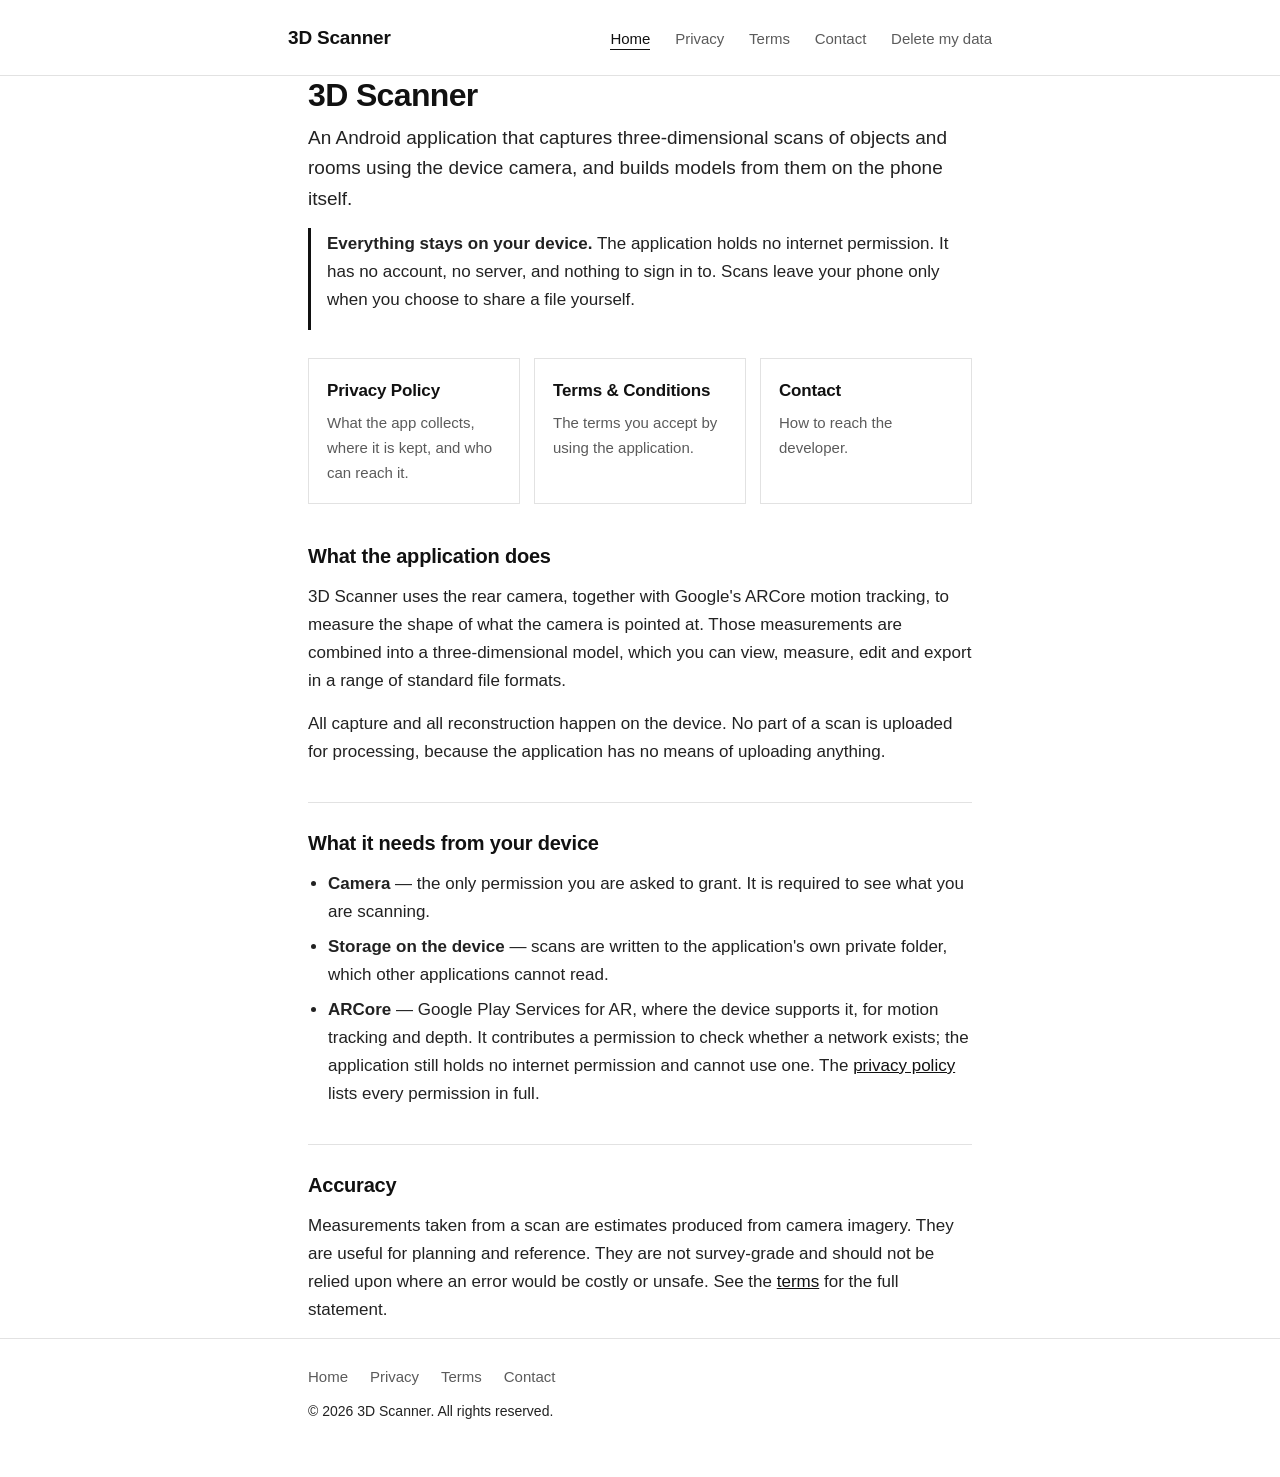
<file: index.html>
<!DOCTYPE html>
<html lang="en">
<head>
<meta charset="utf-8">
<meta name="viewport" content="width=device-width, initial-scale=1">
<title>3D Scanner — Legal</title>
<meta name="description" content="Privacy policy, terms and contact details for the 3D Scanner Android application.">
<link rel="stylesheet" href="style.css">
</head>
<body>

<header>
  <div class="wrap bar">
    <a class="brand" href="index.html">3D Scanner</a>
    <nav>
      <a href="index.html" aria-current="page">Home</a>
      <a href="privacy.html">Privacy</a>
      <a href="terms.html">Terms</a>
      <a href="contact.html">Contact</a>
      <a href="delete-data.html">Delete my data</a>
    </nav>
  </div>
</header>

<main class="wrap">
  <h1>3D Scanner</h1>
  <p class="lede">
    An Android application that captures three-dimensional scans of objects and
    rooms using the device camera, and builds models from them on the phone
    itself.
  </p>

  <div class="note">
    <p>
      <strong>Everything stays on your device.</strong> The application holds no
      internet permission. It has no account, no server, and nothing to sign in
      to. Scans leave your phone only when you choose to share a file yourself.
    </p>
  </div>

  <div class="cards">
    <a class="card" href="privacy.html">
      <h2>Privacy Policy</h2>
      <p>What the app collects, where it is kept, and who can reach it.</p>
    </a>
    <a class="card" href="terms.html">
      <h2>Terms &amp; Conditions</h2>
      <p>The terms you accept by using the application.</p>
    </a>
    <a class="card" href="contact.html">
      <h2>Contact</h2>
      <p>How to reach the developer.</p>
    </a>
  </div>

  <h2>What the application does</h2>
  <p>
    3D Scanner uses the rear camera, together with Google's ARCore motion
    tracking, to measure the shape of what the camera is pointed at. Those
    measurements are combined into a three-dimensional model, which you can
    view, measure, edit and export in a range of standard file formats.
  </p>
  <p>
    All capture and all reconstruction happen on the device. No part of a scan
    is uploaded for processing, because the application has no means of
    uploading anything.
  </p>

  <h2>What it needs from your device</h2>
  <ul>
    <li>
      <strong>Camera</strong> — the only permission you are asked to grant. It
      is required to see what you are scanning.
    </li>
    <li>
      <strong>Storage on the device</strong> — scans are written to the
      application's own private folder, which other applications cannot read.
    </li>
    <li>
      <strong>ARCore</strong> — Google Play Services for AR, where the device
      supports it, for motion tracking and depth. It contributes a permission to
      check whether a network exists; the application still holds no internet
      permission and cannot use one. The
      <a href="privacy.html">privacy policy</a> lists every permission in full.
    </li>
  </ul>

  <h2>Accuracy</h2>
  <p>
    Measurements taken from a scan are estimates produced from camera imagery.
    They are useful for planning and reference. They are not survey-grade and
    should not be relied upon where an error would be costly or unsafe. See the
    <a href="terms.html">terms</a> for the full statement.
  </p>
</main>

<footer>
  <div class="wrap">
    <nav>
      <a href="index.html">Home</a>
      <a href="privacy.html">Privacy</a>
      <a href="terms.html">Terms</a>
      <a href="contact.html">Contact</a>
    </nav>
    <p>© 2026 3D Scanner. All rights reserved.</p>
  </div>
</footer>

</body>
</html>
</file>
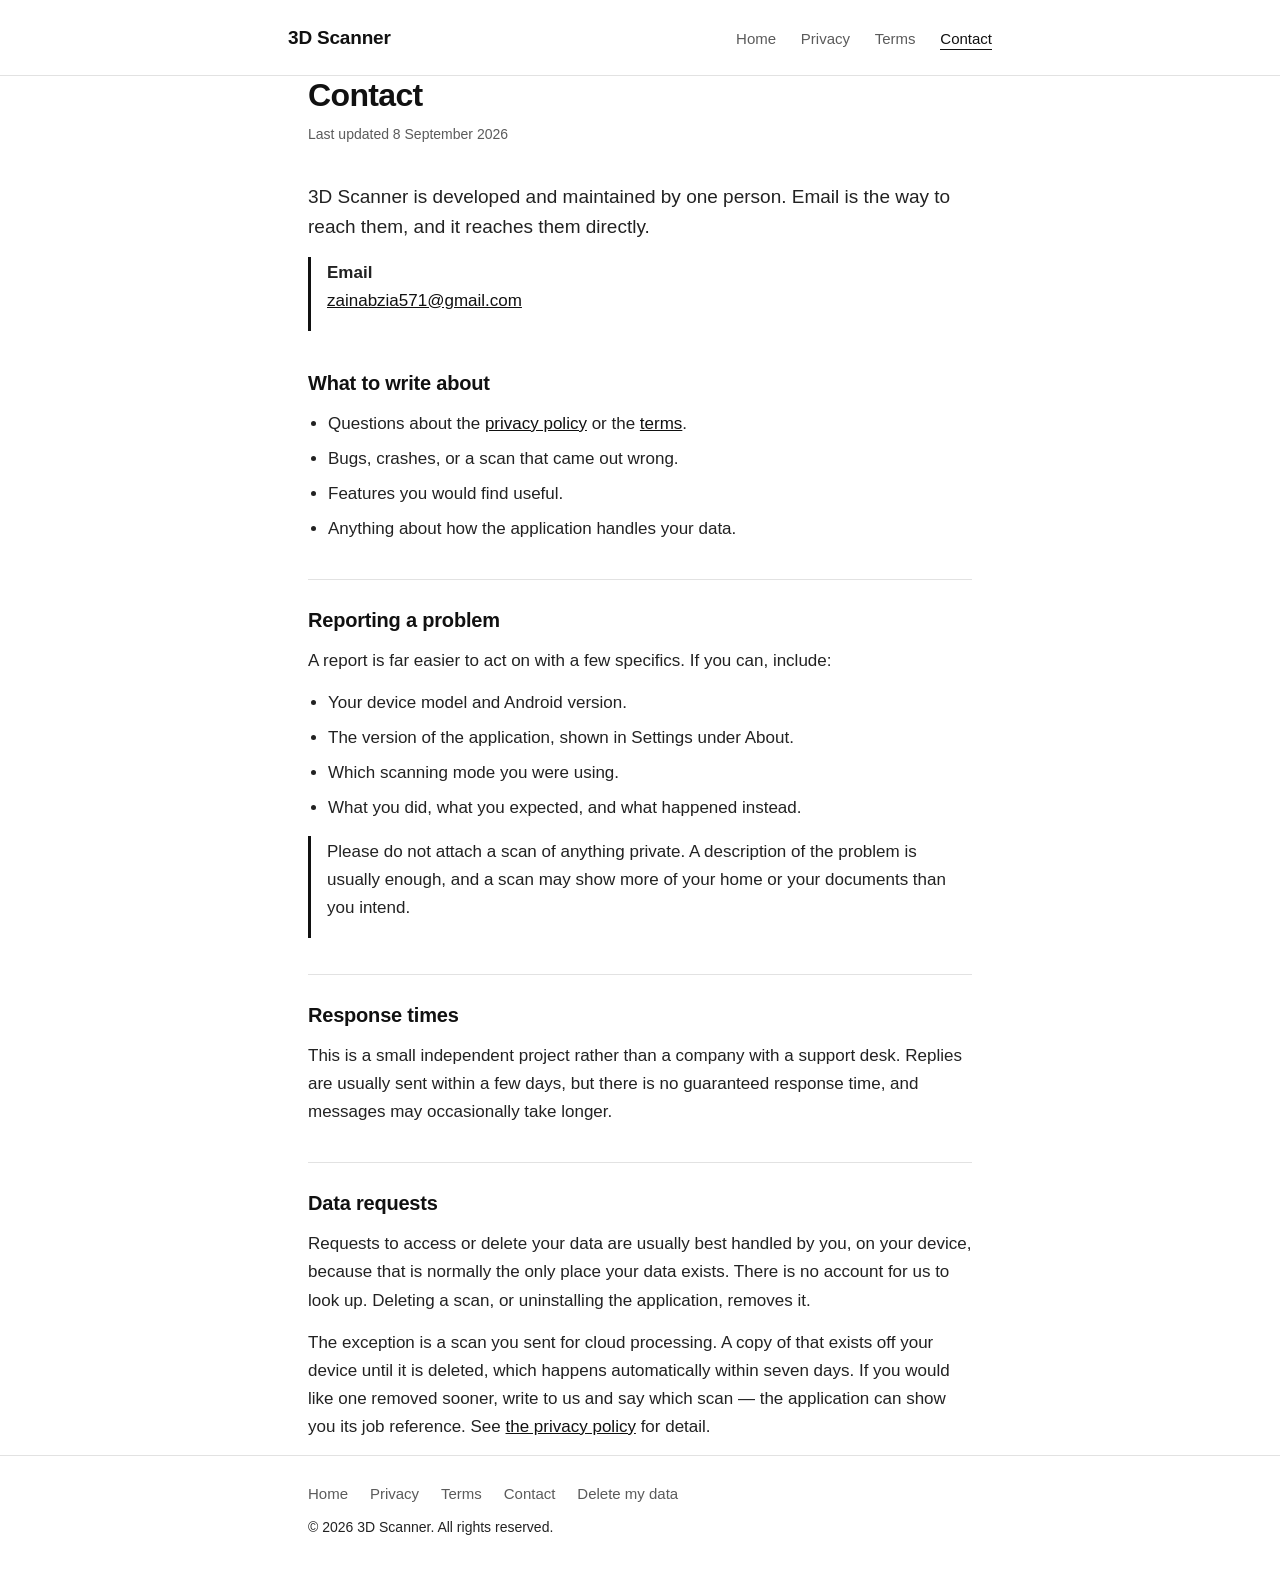
<file: contact.html>
<!DOCTYPE html>
<html lang="en">
<head>
<meta charset="utf-8">
<meta name="viewport" content="width=device-width, initial-scale=1">
<title>Contact — 3D Scanner</title>
<meta name="description" content="Contact the developer of the 3D Scanner Android application.">
<link rel="stylesheet" href="style.css">
</head>
<body>

<header>
  <div class="wrap bar">
    <a class="brand" href="index.html">3D Scanner</a>
    <nav>
      <a href="index.html">Home</a>
      <a href="privacy.html">Privacy</a>
      <a href="terms.html">Terms</a>
      <a href="contact.html" aria-current="page">Contact</a>
    </nav>
  </div>
</header>

<main class="wrap">
  <h1>Contact</h1>
  <p class="updated">Last updated 8 September 2026</p>

  <p class="lede">
    3D Scanner is developed and maintained by one person. Email is the way to
    reach them, and it reaches them directly.
  </p>

  <div class="note">
    <p>
      <strong>Email</strong><br>
      <a href="mailto:zainabzia571@gmail.com">zainabzia571@gmail.com</a>
    </p>
  </div>

  <h2>What to write about</h2>
  <ul>
    <li>Questions about the <a href="privacy.html">privacy policy</a> or the <a href="terms.html">terms</a>.</li>
    <li>Bugs, crashes, or a scan that came out wrong.</li>
    <li>Features you would find useful.</li>
    <li>Anything about how the application handles your data.</li>
  </ul>

  <h2>Reporting a problem</h2>
  <p>
    A report is far easier to act on with a few specifics. If you can, include:
  </p>
  <ul>
    <li>Your device model and Android version.</li>
    <li>The version of the application, shown in Settings under About.</li>
    <li>Which scanning mode you were using.</li>
    <li>What you did, what you expected, and what happened instead.</li>
  </ul>
  <div class="note">
    <p>
      Please do not attach a scan of anything private. A description of the
      problem is usually enough, and a scan may show more of your home or your
      documents than you intend.
    </p>
  </div>

  <h2>Response times</h2>
  <p>
    This is a small independent project rather than a company with a support
    desk. Replies are usually sent within a few days, but there is no guaranteed
    response time, and messages may occasionally take longer.
  </p>

  <h2>Data requests</h2>
  <p>
    Requests to access or delete your data are usually best handled by you, on
    your device, because that is normally the only place your data exists. There
    is no account for us to look up. Deleting a scan, or uninstalling the
    application, removes it.
  </p>
  <p>
    The exception is a scan you sent for cloud processing. A copy of that exists
    off your device until it is deleted, which happens automatically within seven
    days. If you would like one removed sooner, write to us and say which scan —
    the application can show you its job reference. See
    <a href="privacy.html">the privacy policy</a> for detail.
  </p>
</main>

<footer>
  <div class="wrap">
    <nav>
      <a href="index.html">Home</a>
      <a href="privacy.html">Privacy</a>
      <a href="terms.html">Terms</a>
      <a href="contact.html">Contact</a>
      <a href="delete-data.html">Delete my data</a>
    </nav>
    <p>© 2026 3D Scanner. All rights reserved.</p>
  </div>
</footer>

</body>
</html>
</file>
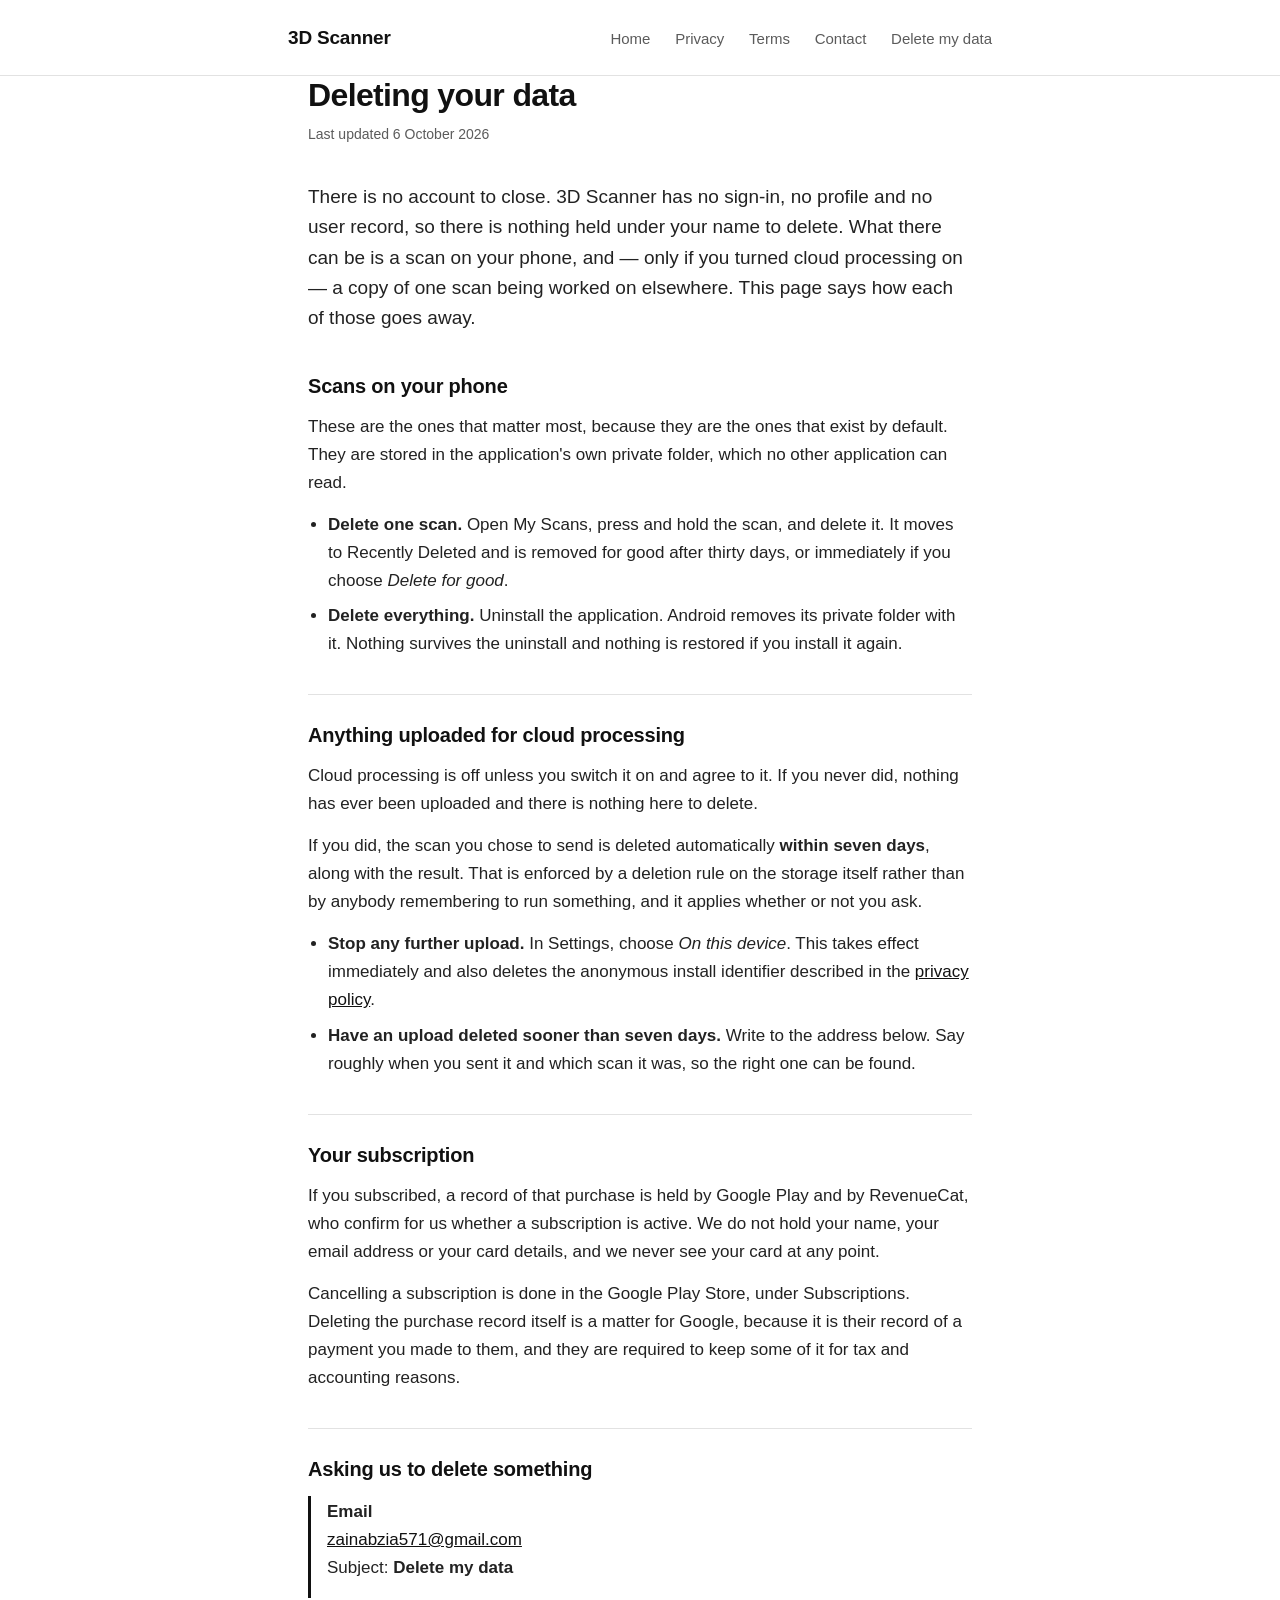
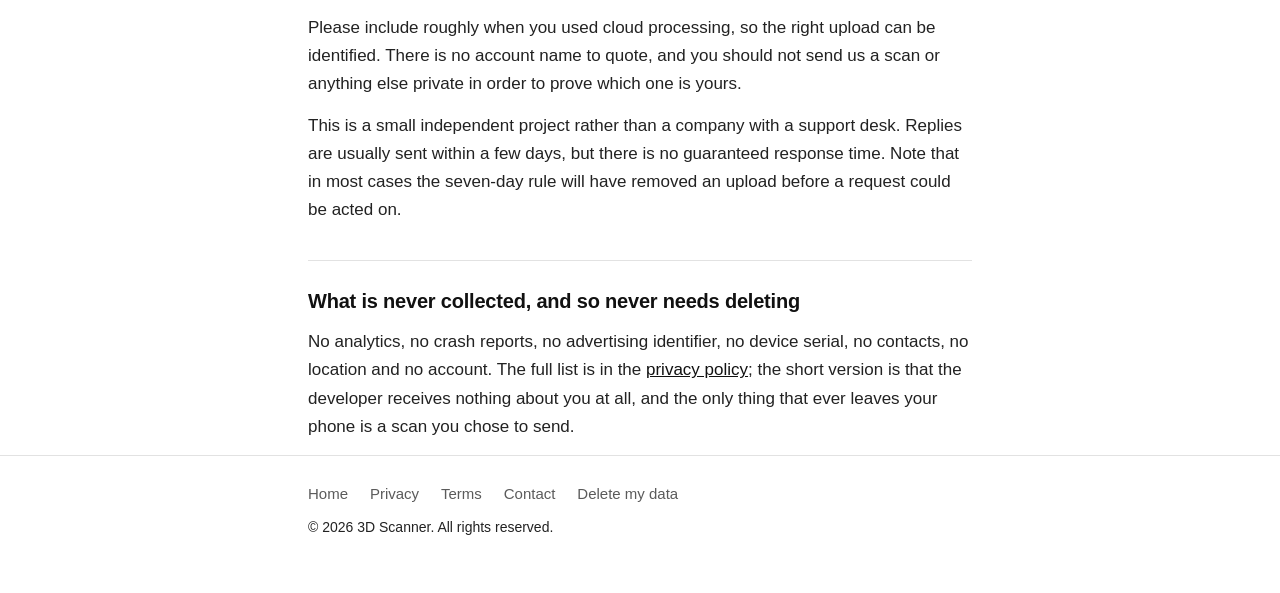
<file: delete-data.html>
<!DOCTYPE html>
<html lang="en">
<head>
<meta charset="utf-8">
<meta name="viewport" content="width=device-width, initial-scale=1">
<title>Deleting your data — 3D Scanner</title>
<meta name="description" content="How to delete data held by the 3D Scanner Android application: scans on your device, anything uploaded for cloud processing, and how to request deletion.">
<link rel="stylesheet" href="style.css">
</head>
<body>

<header>
  <div class="wrap bar">
    <a class="brand" href="index.html">3D Scanner</a>
    <nav>
      <a href="index.html">Home</a>
      <a href="privacy.html">Privacy</a>
      <a href="terms.html">Terms</a>
      <a href="contact.html">Contact</a>
      <a href="delete-data.html">Delete my data</a>
    </nav>
  </div>
</header>

<main class="wrap">
  <h1>Deleting your data</h1>
  <p class="updated">Last updated 6 October 2026</p>

  <p class="lede">
    There is no account to close. 3D Scanner has no sign-in, no profile and no
    user record, so there is nothing held under your name to delete. What there
    can be is a scan on your phone, and — only if you turned cloud processing on
    — a copy of one scan being worked on elsewhere. This page says how each of
    those goes away.
  </p>

  <h2>Scans on your phone</h2>
  <p>
    These are the ones that matter most, because they are the ones that exist by
    default. They are stored in the application's own private folder, which no
    other application can read.
  </p>
  <ul>
    <li>
      <strong>Delete one scan.</strong> Open My Scans, press and hold the scan,
      and delete it. It moves to Recently Deleted and is removed for good after
      thirty days, or immediately if you choose <em>Delete for good</em>.
    </li>
    <li>
      <strong>Delete everything.</strong> Uninstall the application. Android
      removes its private folder with it. Nothing survives the uninstall and
      nothing is restored if you install it again.
    </li>
  </ul>

  <h2>Anything uploaded for cloud processing</h2>
  <p>
    Cloud processing is off unless you switch it on and agree to it. If you
    never did, nothing has ever been uploaded and there is nothing here to
    delete.
  </p>
  <p>
    If you did, the scan you chose to send is deleted automatically
    <strong>within seven days</strong>, along with the result. That is enforced
    by a deletion rule on the storage itself rather than by anybody remembering
    to run something, and it applies whether or not you ask.
  </p>
  <ul>
    <li>
      <strong>Stop any further upload.</strong> In Settings, choose
      <em>On this device</em>. This takes effect immediately and also deletes
      the anonymous install identifier described in the
      <a href="privacy.html">privacy policy</a>.
    </li>
    <li>
      <strong>Have an upload deleted sooner than seven days.</strong> Write to
      the address below. Say roughly when you sent it and which scan it was, so
      the right one can be found.
    </li>
  </ul>

  <h2>Your subscription</h2>
  <p>
    If you subscribed, a record of that purchase is held by Google Play and by
    RevenueCat, who confirm for us whether a subscription is active. We do not
    hold your name, your email address or your card details, and we never see
    your card at any point.
  </p>
  <p>
    Cancelling a subscription is done in the Google Play Store, under
    Subscriptions. Deleting the purchase record itself is a matter for Google,
    because it is their record of a payment you made to them, and they are
    required to keep some of it for tax and accounting reasons.
  </p>

  <h2>Asking us to delete something</h2>
  <div class="note">
    <p>
      <strong>Email</strong><br>
      <a href="mailto:zainabzia571@gmail.com">zainabzia571@gmail.com</a><br>
      Subject: <strong>Delete my data</strong>
    </p>
  </div>
  <p>
    Please include roughly when you used cloud processing, so the right upload
    can be identified. There is no account name to quote, and you should not
    send us a scan or anything else private in order to prove which one is
    yours.
  </p>
  <p>
    This is a small independent project rather than a company with a support
    desk. Replies are usually sent within a few days, but there is no guaranteed
    response time. Note that in most cases the seven-day rule will have removed
    an upload before a request could be acted on.
  </p>

  <h2>What is never collected, and so never needs deleting</h2>
  <p>
    No analytics, no crash reports, no advertising identifier, no device serial,
    no contacts, no location and no account. The full list is in the
    <a href="privacy.html">privacy policy</a>; the short version is that the
    developer receives nothing about you at all, and the only thing that ever
    leaves your phone is a scan you chose to send.
  </p>
</main>

<footer>
  <div class="wrap">
    <nav>
      <a href="index.html">Home</a>
      <a href="privacy.html">Privacy</a>
      <a href="terms.html">Terms</a>
      <a href="contact.html">Contact</a>
      <a href="delete-data.html">Delete my data</a>
    </nav>
    <p>© 2026 3D Scanner. All rights reserved.</p>
  </div>
</footer>

</body>
</html>
</file>
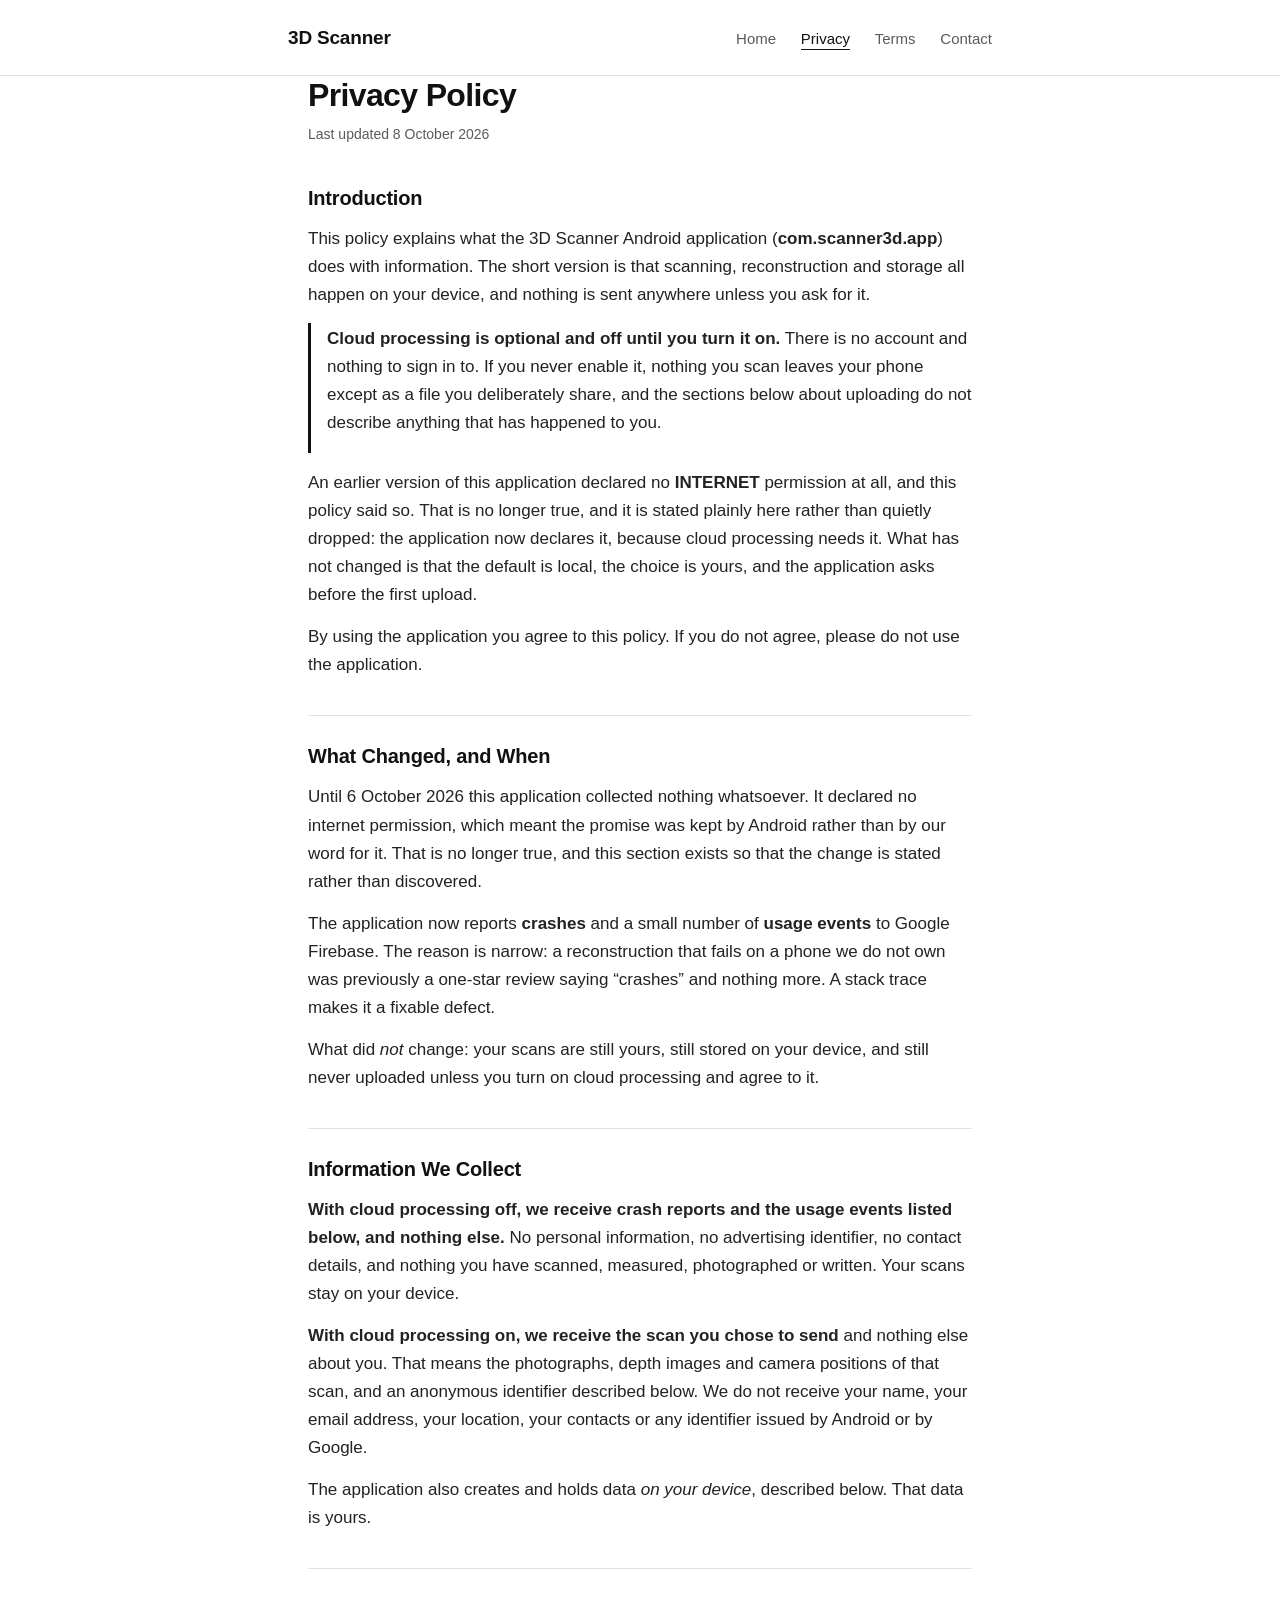
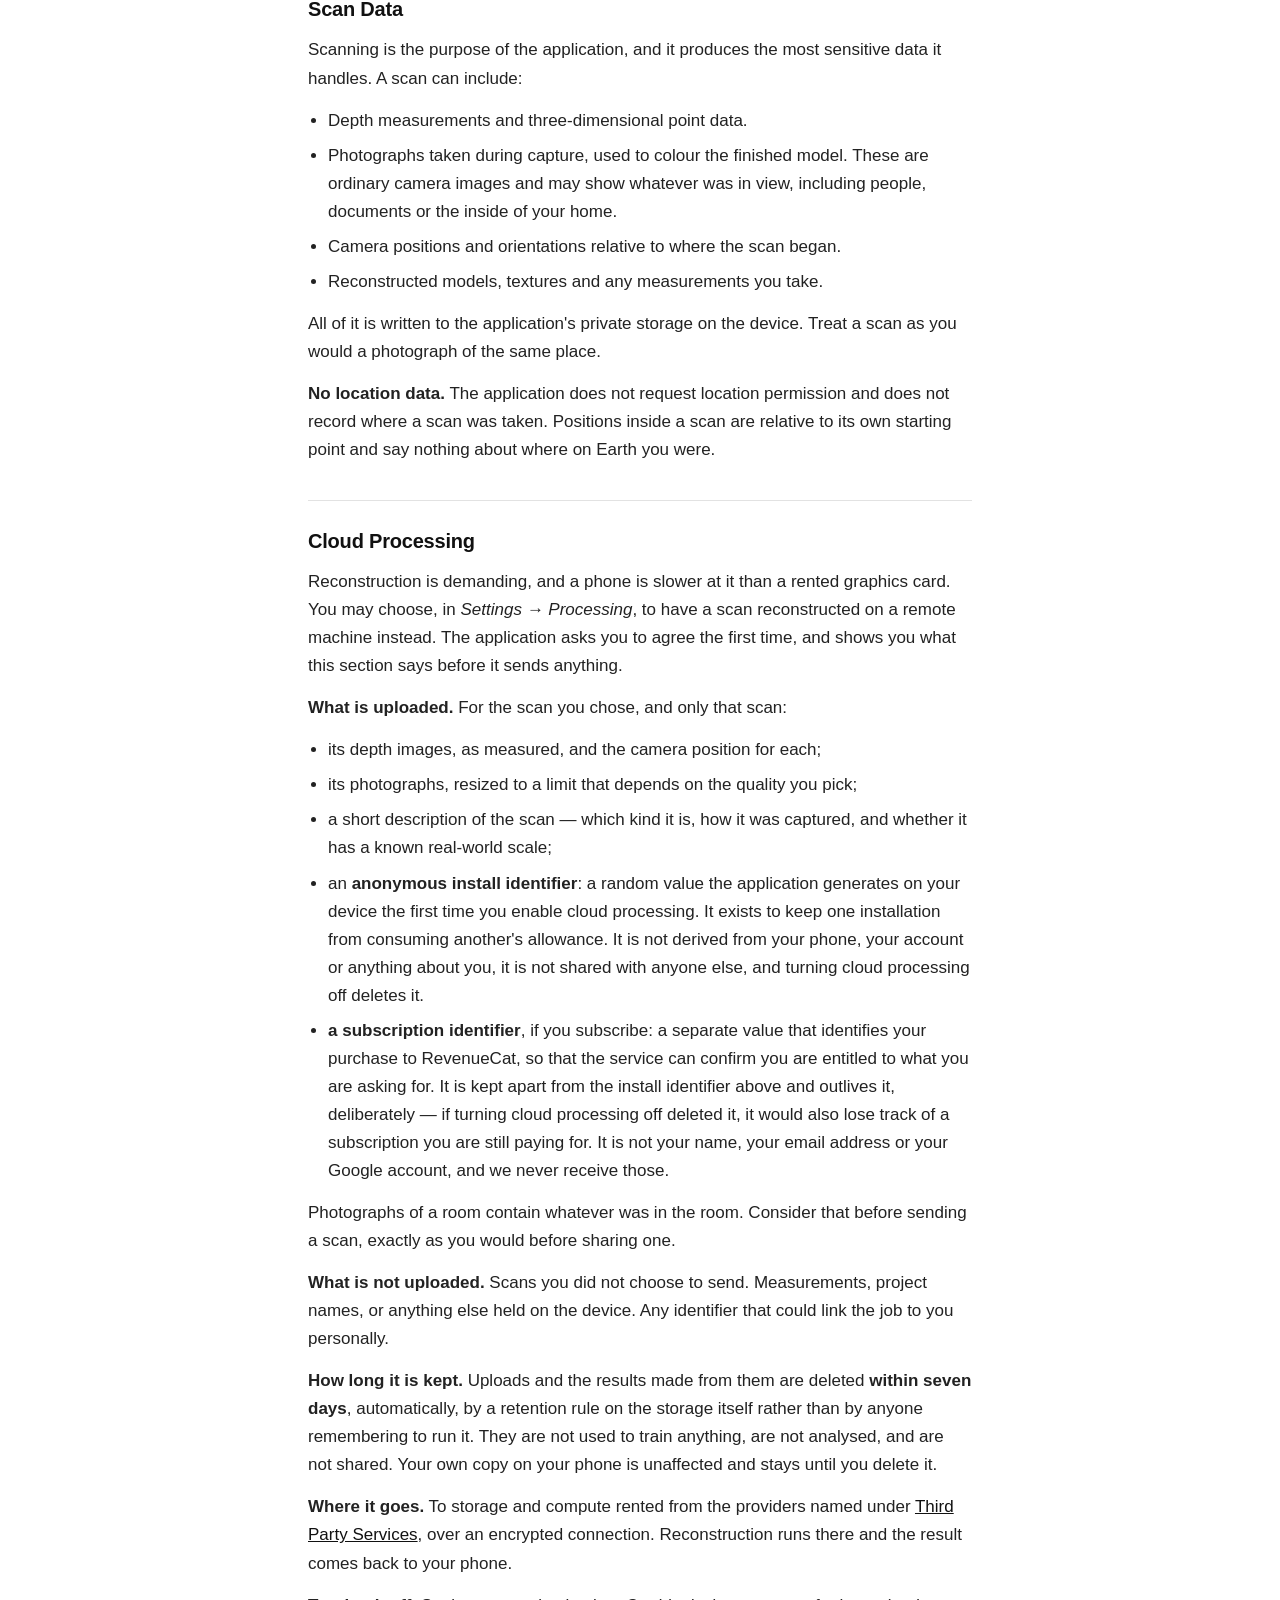
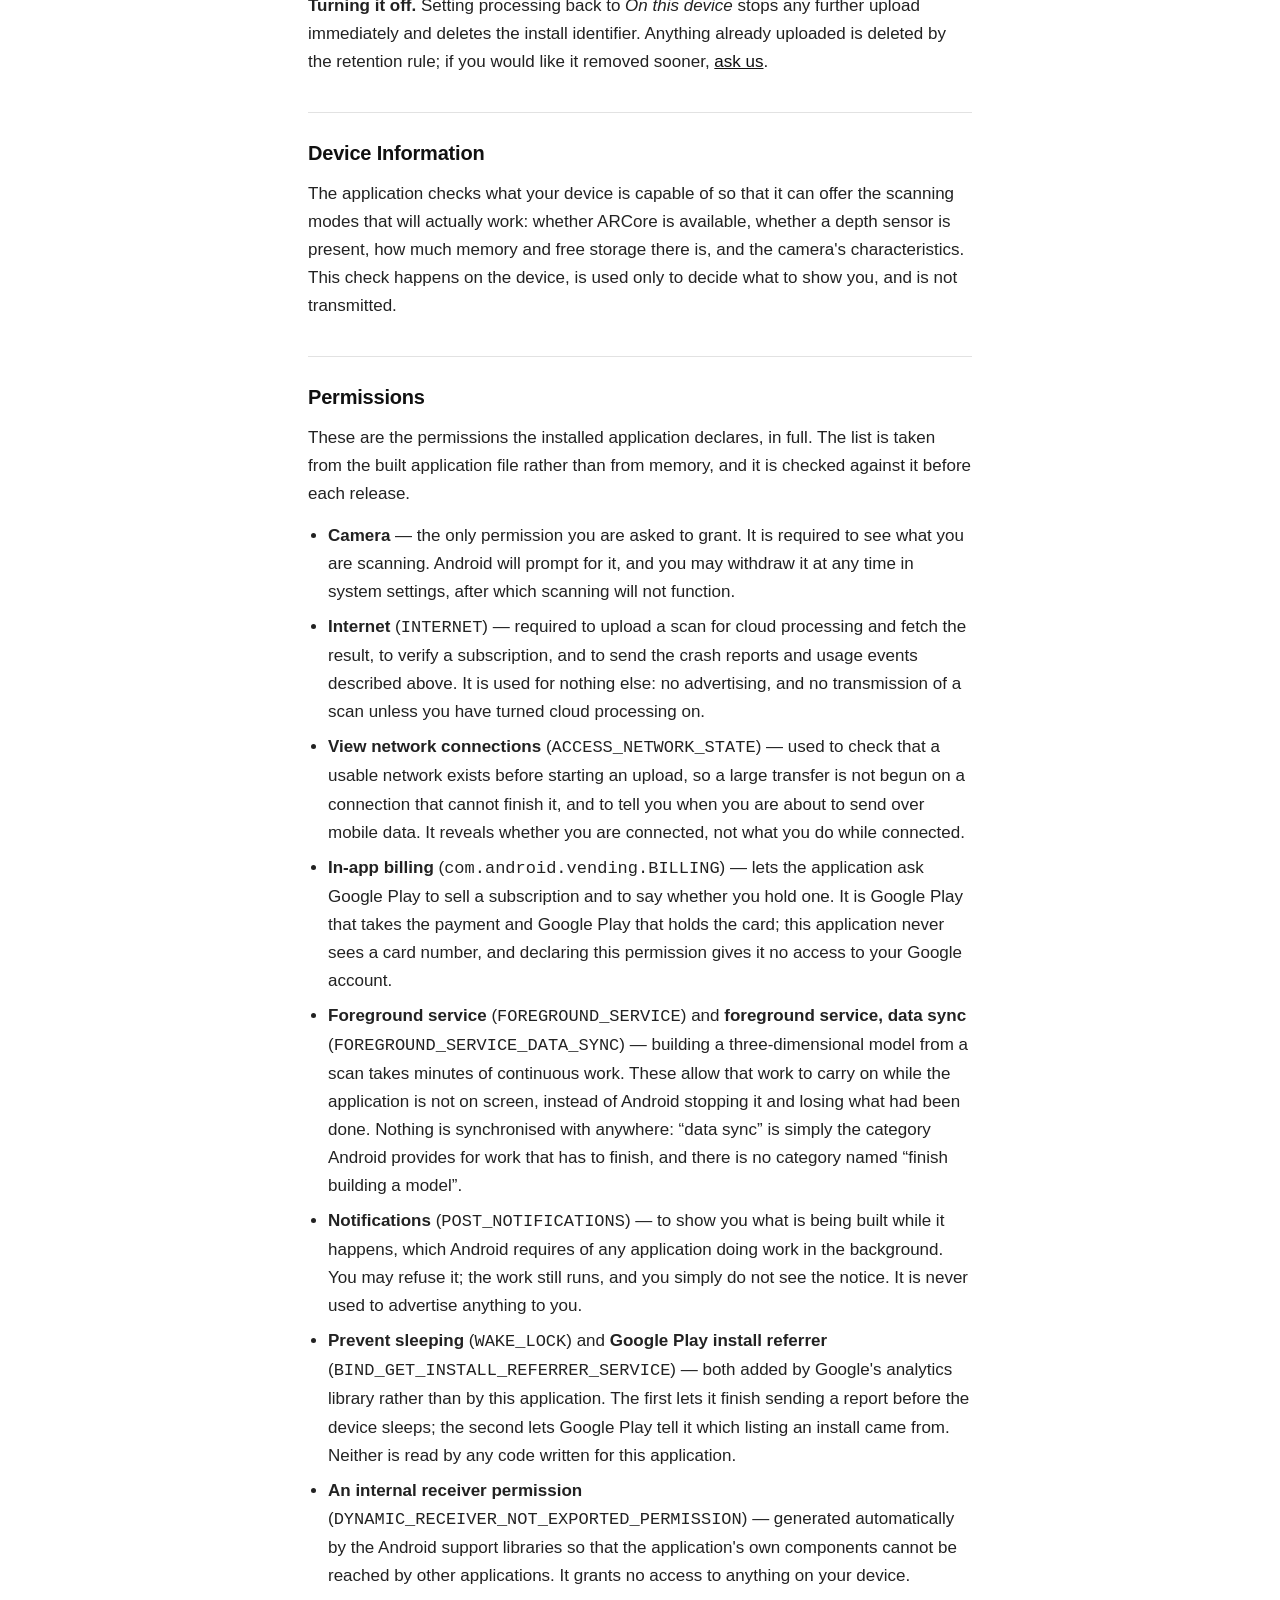
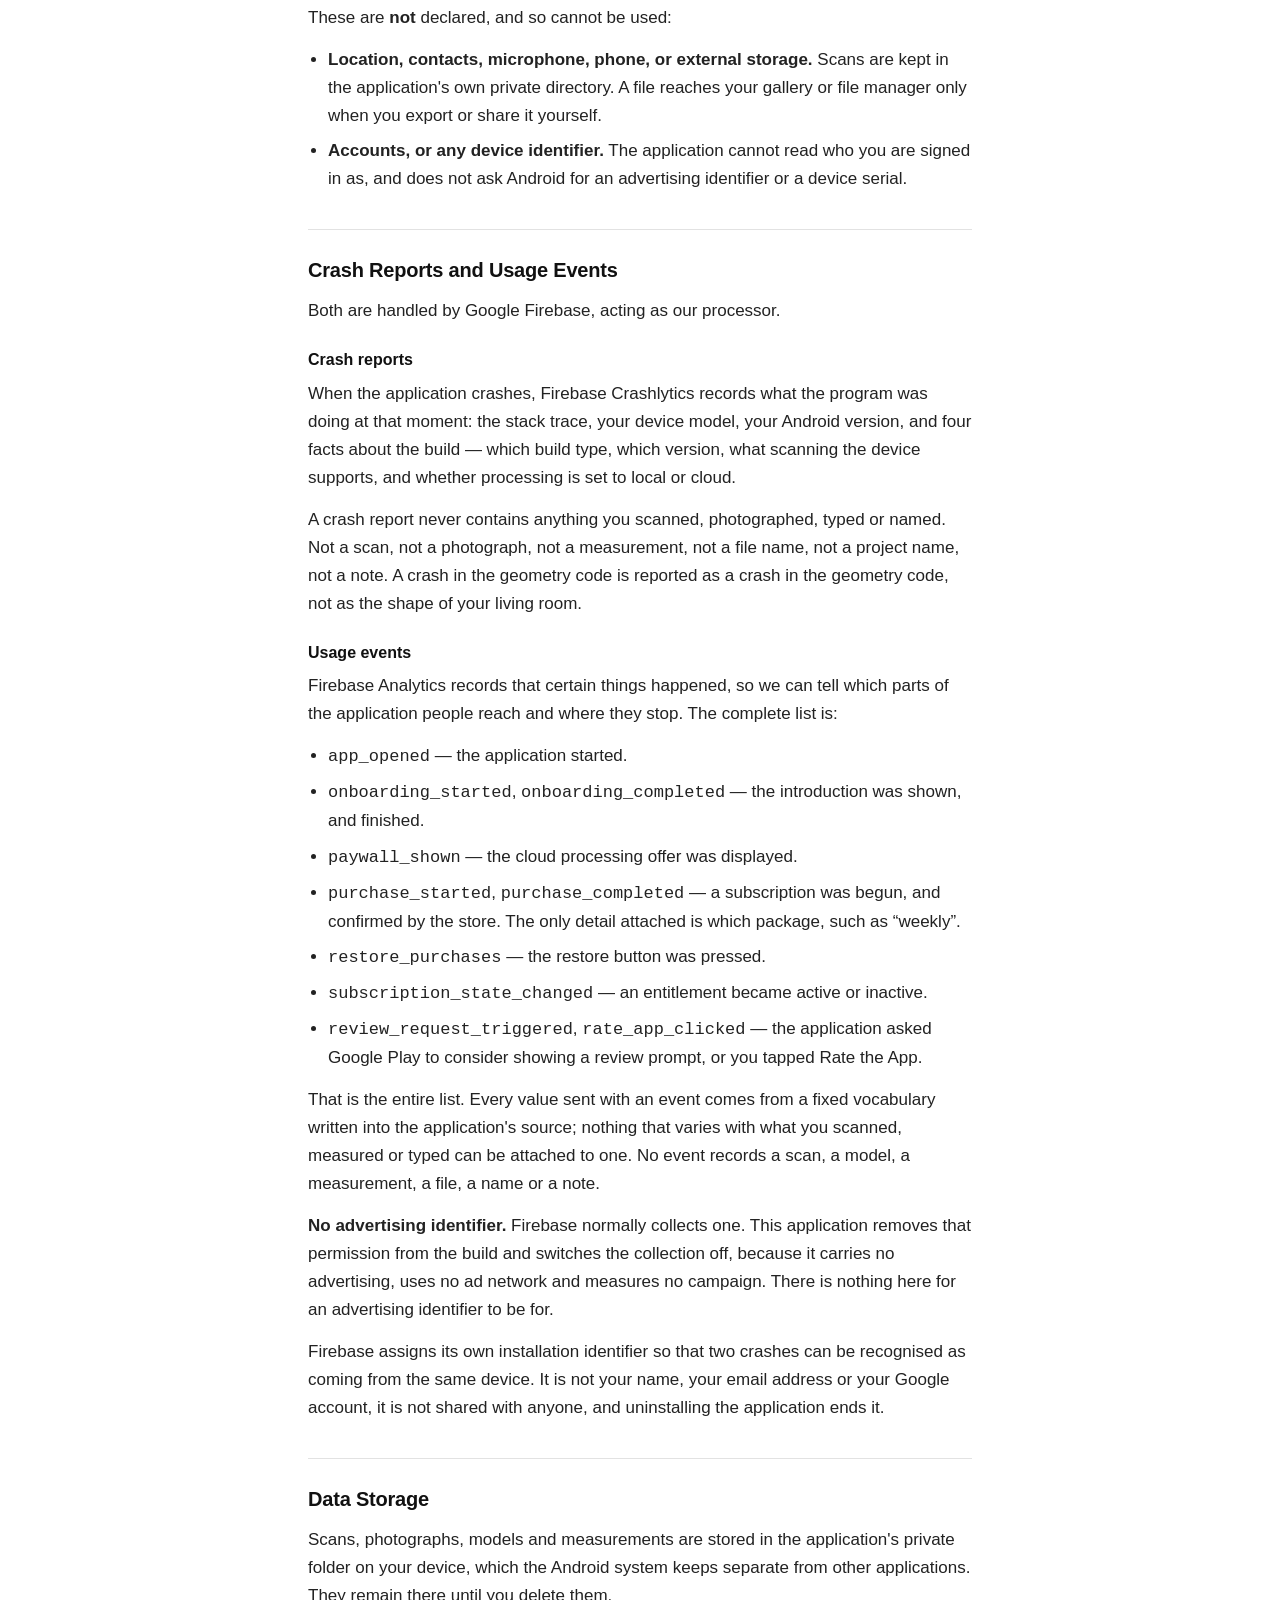
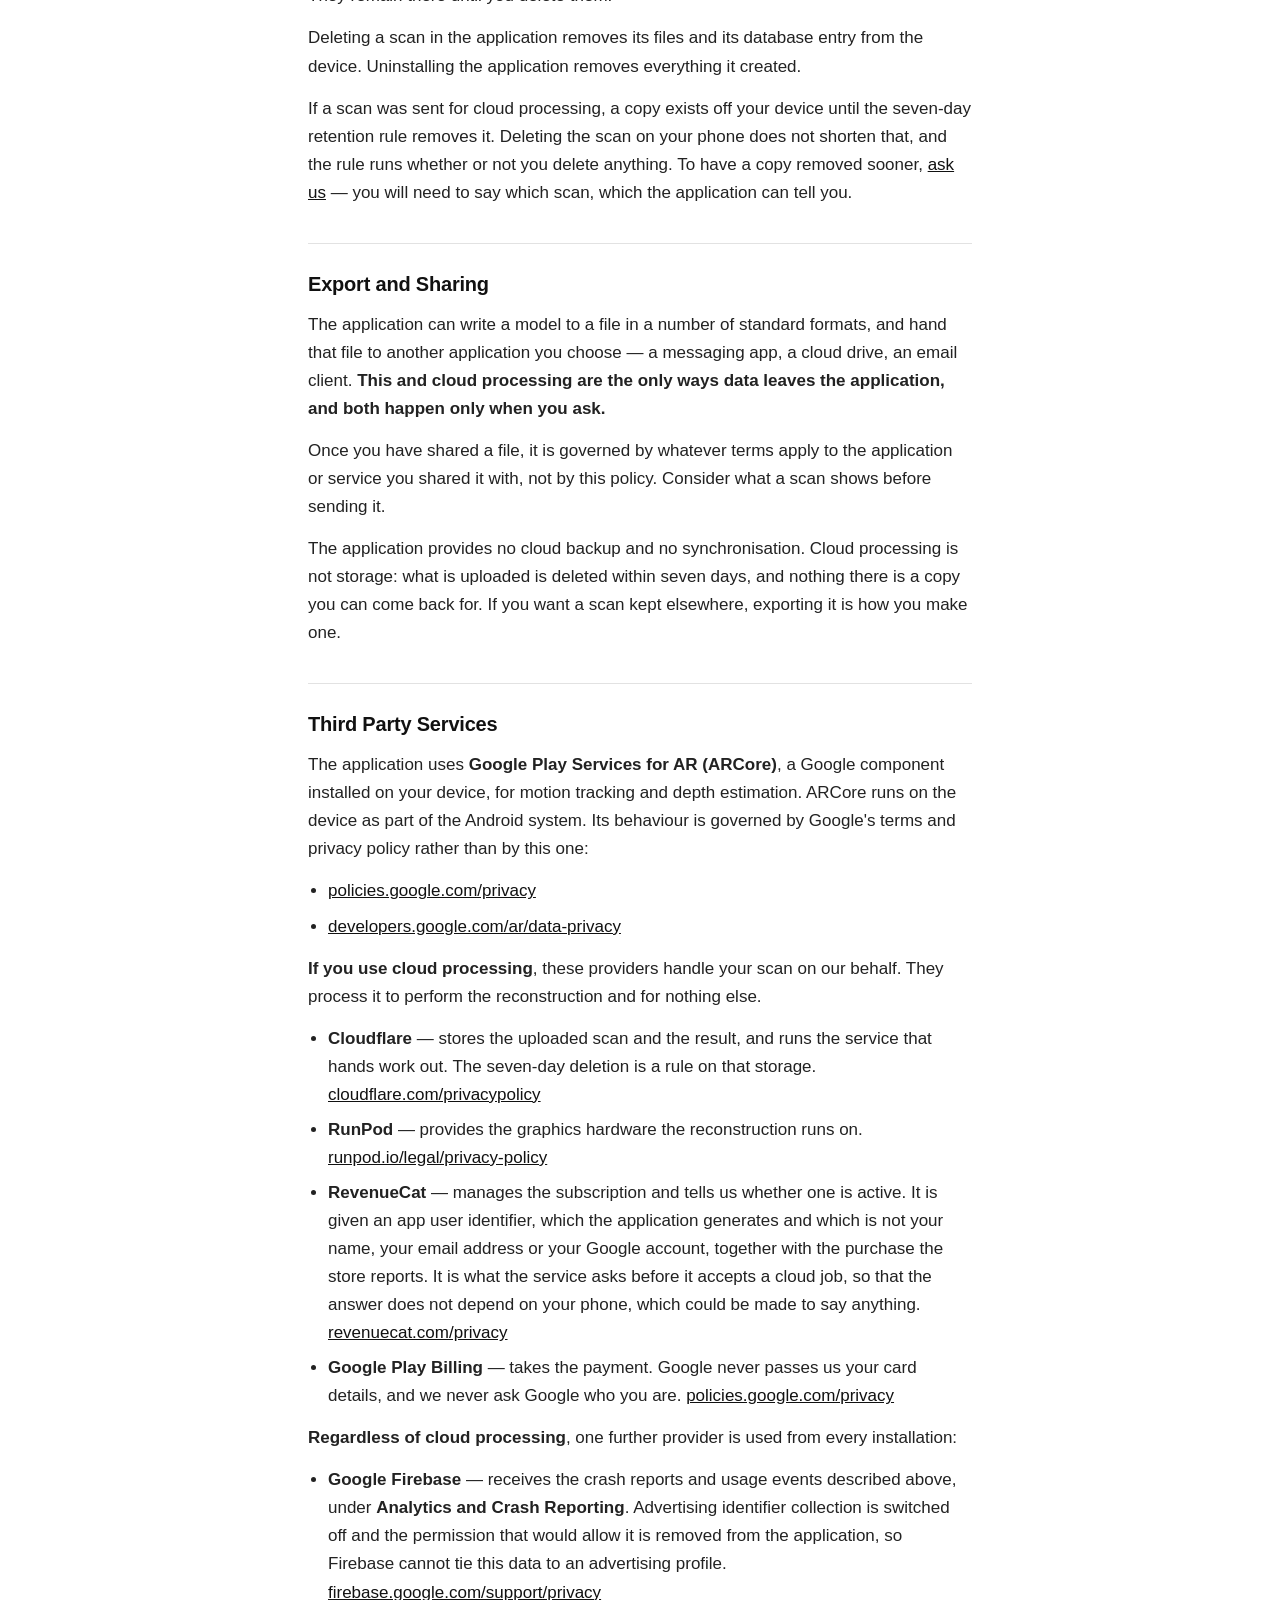
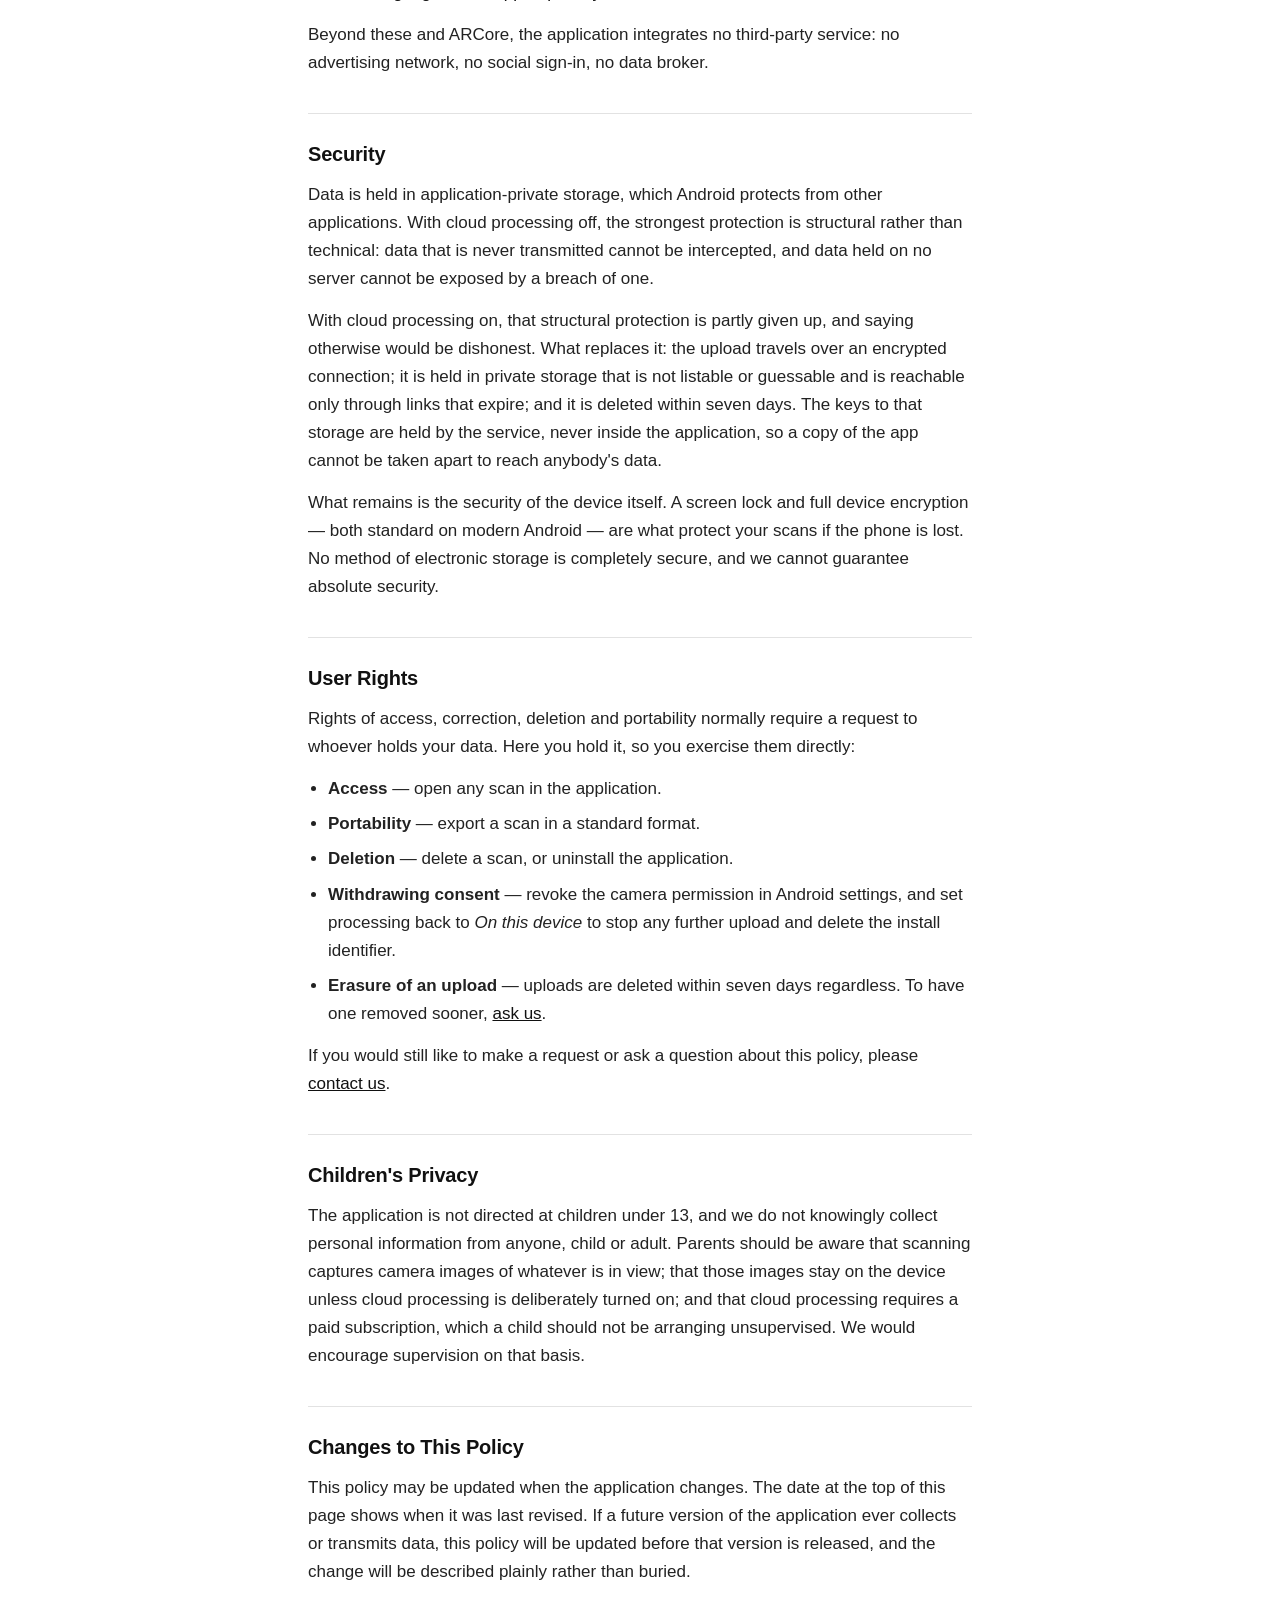
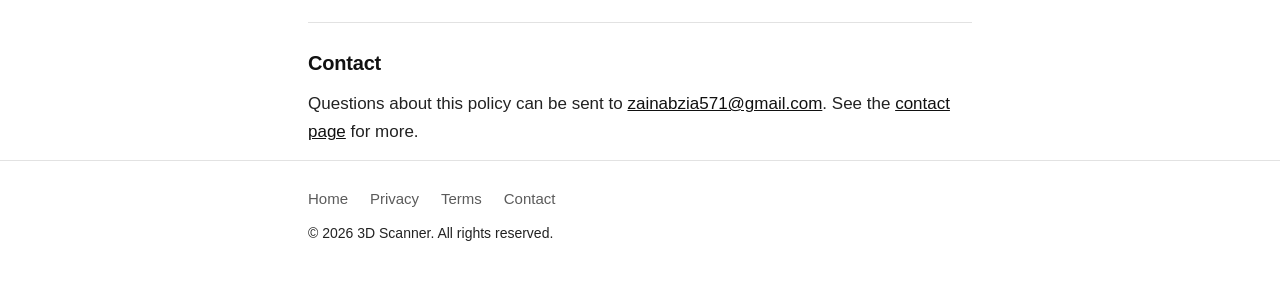
<file: privacy.html>
<!DOCTYPE html>
<html lang="en">
<head>
<meta charset="utf-8">
<meta name="viewport" content="width=device-width, initial-scale=1">
<title>Privacy Policy — 3D Scanner</title>
<meta name="description" content="Privacy policy for the 3D Scanner Android application. Scans are processed on your device by default; cloud processing is optional, off unless you turn it on, and uploads are deleted within seven days.">
<link rel="stylesheet" href="style.css">
</head>
<body>

<header>
  <div class="wrap bar">
    <a class="brand" href="index.html">3D Scanner</a>
    <nav>
      <a href="index.html">Home</a>
      <a href="privacy.html" aria-current="page">Privacy</a>
      <a href="terms.html">Terms</a>
      <a href="contact.html">Contact</a>
    </nav>
  </div>
</header>

<main class="wrap">
  <h1>Privacy Policy</h1>
  <p class="updated">Last updated 8 October 2026</p>

  <h2>Introduction</h2>
  <p>
    This policy explains what the 3D Scanner Android application
    (<strong>com.scanner3d.app</strong>) does with information. The short
    version is that scanning, reconstruction and storage all happen on your
    device, and nothing is sent anywhere unless you ask for it.
  </p>
  <div class="note">
    <p>
      <strong>Cloud processing is optional and off until you turn it on.</strong>
      There is no account and nothing to sign in to. If you never enable it,
      nothing you scan leaves your phone except as a file you deliberately
      share, and the sections below about uploading do not describe anything
      that has happened to you.
    </p>
  </div>
  <p>
    An earlier version of this application declared no <strong>INTERNET</strong>
    permission at all, and this policy said so. That is no longer true, and it is
    stated plainly here rather than quietly dropped: the application now declares
    it, because cloud processing needs it. What has not changed is that the
    default is local, the choice is yours, and the application asks before the
    first upload.
  </p>
  <p>
    By using the application you agree to this policy. If you do not agree,
    please do not use the application.
  </p>

  <h2>What Changed, and When</h2>
  <p>
    Until 6 October 2026 this application collected nothing whatsoever. It
    declared no internet permission, which meant the promise was kept by
    Android rather than by our word for it. That is no longer true, and this
    section exists so that the change is stated rather than discovered.
  </p>
  <p>
    The application now reports <strong>crashes</strong> and a small number of
    <strong>usage events</strong> to Google Firebase. The reason is narrow: a
    reconstruction that fails on a phone we do not own was previously a
    one-star review saying &ldquo;crashes&rdquo; and nothing more. A stack
    trace makes it a fixable defect.
  </p>
  <p>
    What did <em>not</em> change: your scans are still yours, still stored on
    your device, and still never uploaded unless you turn on cloud processing
    and agree to it.
  </p>

  <h2>Information We Collect</h2>
  <p>
    <strong>With cloud processing off, we receive crash reports and the usage
    events listed below, and nothing else.</strong> No personal information, no
    advertising identifier, no contact details, and nothing you have scanned,
    measured, photographed or written. Your scans stay on your device.
  </p>
  <p>
    <strong>With cloud processing on, we receive the scan you chose to send</strong>
    and nothing else about you. That means the photographs, depth images and
    camera positions of that scan, and an anonymous identifier described below.
    We do not receive your name, your email address, your location, your contacts
    or any identifier issued by Android or by Google.
  </p>
  <p>
    The application also creates and holds data <em>on your device</em>,
    described below. That data is yours.
  </p>

  <h2>Scan Data</h2>
  <p>
    Scanning is the purpose of the application, and it produces the most
    sensitive data it handles. A scan can include:
  </p>
  <ul>
    <li>Depth measurements and three-dimensional point data.</li>
    <li>
      Photographs taken during capture, used to colour the finished model.
      These are ordinary camera images and may show whatever was in view,
      including people, documents or the inside of your home.
    </li>
    <li>Camera positions and orientations relative to where the scan began.</li>
    <li>Reconstructed models, textures and any measurements you take.</li>
  </ul>
  <p>
    All of it is written to the application's private storage on the device.
    Treat a scan as you would a photograph of the same place.
  </p>
  <p>
    <strong>No location data.</strong> The application does not request location
    permission and does not record where a scan was taken. Positions inside a
    scan are relative to its own starting point and say nothing about where on
    Earth you were.
  </p>

  <h2>Cloud Processing</h2>
  <p>
    Reconstruction is demanding, and a phone is slower at it than a rented
    graphics card. You may choose, in <em>Settings &rarr; Processing</em>, to
    have a scan reconstructed on a remote machine instead. The application asks
    you to agree the first time, and shows you what this section says before it
    sends anything.
  </p>
  <p><strong>What is uploaded.</strong> For the scan you chose, and only that scan:</p>
  <ul>
    <li>its depth images, as measured, and the camera position for each;</li>
    <li>its photographs, resized to a limit that depends on the quality you pick;</li>
    <li>
      a short description of the scan — which kind it is, how it was captured,
      and whether it has a known real-world scale;
    </li>
    <li>
      an <strong>anonymous install identifier</strong>: a random value the
      application generates on your device the first time you enable cloud
      processing. It exists to keep one installation from consuming another's
      allowance. It is not derived from your phone, your account or anything
      about you, it is not shared with anyone else, and turning cloud processing
      off deletes it.
    </li>
    <li>
      <strong>a subscription identifier</strong>, if you subscribe: a separate
      value that identifies your purchase to RevenueCat, so that the service can
      confirm you are entitled to what you are asking for. It is kept apart from
      the install identifier above and outlives it, deliberately — if turning
      cloud processing off deleted it, it would also lose track of a subscription
      you are still paying for. It is not your name, your email address or your
      Google account, and we never receive those.
    </li>
  </ul>
  <p>
    Photographs of a room contain whatever was in the room. Consider that before
    sending a scan, exactly as you would before sharing one.
  </p>
  <p><strong>What is not uploaded.</strong> Scans you did not choose to send.
  Measurements, project names, or anything else held on the device. Any
  identifier that could link the job to you personally.</p>
  <p>
    <strong>How long it is kept.</strong> Uploads and the results made from them
    are deleted <strong>within seven days</strong>, automatically, by a retention
    rule on the storage itself rather than by anyone remembering to run it. They
    are not used to train anything, are not analysed, and are not shared. Your
    own copy on your phone is unaffected and stays until you delete it.
  </p>
  <p>
    <strong>Where it goes.</strong> To storage and compute rented from the
    providers named under <a href="#third-party">Third Party Services</a>, over
    an encrypted connection. Reconstruction runs there and the result comes back
    to your phone.
  </p>
  <p>
    <strong>Turning it off.</strong> Setting processing back to
    <em>On this device</em> stops any further upload immediately and deletes the
    install identifier. Anything already uploaded is deleted by the retention
    rule; if you would like it removed sooner, <a href="contact.html">ask us</a>.
  </p>

  <h2>Device Information</h2>
  <p>
    The application checks what your device is capable of so that it can offer
    the scanning modes that will actually work: whether ARCore is available,
    whether a depth sensor is present, how much memory and free storage there
    is, and the camera's characteristics. This check happens on the device, is
    used only to decide what to show you, and is not transmitted.
  </p>

  <h2>Permissions</h2>
  <p>
    These are the permissions the installed application declares, in full. The
    list is taken from the built application file rather than from memory, and
    it is checked against it before each release.
  </p>
  <ul>
    <li>
      <strong>Camera</strong> — the only permission you are asked to grant. It
      is required to see what you are scanning. Android will prompt for it, and
      you may withdraw it at any time in system settings, after which scanning
      will not function.
    </li>
    <li>
      <strong>Internet</strong> (<code>INTERNET</code>) — required to
      upload a scan for cloud processing and fetch the result, to verify a
      subscription, and to send the crash reports and usage events described
      above. It is used for nothing else: no advertising, and no transmission
      of a scan unless you have turned cloud processing on.
    </li>
    <li>
      <strong>View network connections</strong>
      (<code>ACCESS_NETWORK_STATE</code>) — used to check that a usable network
      exists before starting an upload, so a large transfer is not begun on a
      connection that cannot finish it, and to tell you when you are about to
      send over mobile data. It reveals whether you are connected, not what you
      do while connected.
    </li>
    <li>
      <strong>In-app billing</strong> (<code>com.android.vending.BILLING</code>)
      — lets the application ask Google Play to sell a subscription and to say
      whether you hold one. It is Google Play that takes the payment and Google
      Play that holds the card; this application never sees a card number, and
      declaring this permission gives it no access to your Google account.
    </li>
    <li>
      <strong>Foreground service</strong> (<code>FOREGROUND_SERVICE</code>) and
      <strong>foreground service, data sync</strong>
      (<code>FOREGROUND_SERVICE_DATA_SYNC</code>) — building a three-dimensional
      model from a scan takes minutes of continuous work. These allow that work
      to carry on while the application is not on screen, instead of Android
      stopping it and losing what had been done. Nothing is synchronised with
      anywhere: “data sync” is simply the category Android provides for work
      that has to finish, and there is no category named “finish building a
      model”.
    </li>
    <li>
      <strong>Notifications</strong> (<code>POST_NOTIFICATIONS</code>) — to show
      you what is being built while it happens, which Android requires of any
      application doing work in the background. You may refuse it; the work
      still runs, and you simply do not see the notice. It is never used to
      advertise anything to you.
    </li>
    <li>
      <strong>Prevent sleeping</strong> (<code>WAKE_LOCK</code>) and
      <strong>Google Play install referrer</strong>
      (<code>BIND_GET_INSTALL_REFERRER_SERVICE</code>) &mdash; both added by
      Google's analytics library rather than by this application. The first
      lets it finish sending a report before the device sleeps; the second lets
      Google Play tell it which listing an install came from. Neither is read
      by any code written for this application.
    </li>
    <li>
      <strong>An internal receiver permission</strong>
      (<code>DYNAMIC_RECEIVER_NOT_EXPORTED_PERMISSION</code>) — generated
      automatically by the Android support libraries so that the application's
      own components cannot be reached by other applications. It grants no
      access to anything on your device.
    </li>
  </ul>
  <p>These are <strong>not</strong> declared, and so cannot be used:</p>
  <ul>
    <li>
      <strong>Location, contacts, microphone, phone, or external storage.</strong>
      Scans are kept in the application's own private directory. A file reaches
      your gallery or file manager only when you export or share it yourself.
    </li>
    <li>
      <strong>Accounts, or any device identifier.</strong> The application cannot
      read who you are signed in as, and does not ask Android for an advertising
      identifier or a device serial.
    </li>
  </ul>

  <h2>Crash Reports and Usage Events</h2>
  <p>
    Both are handled by Google Firebase, acting as our processor.
  </p>

  <h3>Crash reports</h3>
  <p>
    When the application crashes, Firebase Crashlytics records what the program
    was doing at that moment: the stack trace, your device model, your Android
    version, and four facts about the build &mdash; which build type, which
    version, what scanning the device supports, and whether processing is set
    to local or cloud.
  </p>
  <p>
    A crash report never contains anything you scanned, photographed, typed or
    named. Not a scan, not a photograph, not a measurement, not a file name,
    not a project name, not a note. A crash in the geometry code is reported as
    a crash in the geometry code, not as the shape of your living room.
  </p>

  <h3>Usage events</h3>
  <p>
    Firebase Analytics records that certain things happened, so we can tell
    which parts of the application people reach and where they stop. The
    complete list is:
  </p>
  <ul>
    <li><code>app_opened</code> &mdash; the application started.</li>
    <li><code>onboarding_started</code>, <code>onboarding_completed</code>
        &mdash; the introduction was shown, and finished.</li>
    <li><code>paywall_shown</code> &mdash; the cloud processing offer was
        displayed.</li>
    <li><code>purchase_started</code>, <code>purchase_completed</code> &mdash;
        a subscription was begun, and confirmed by the store. The only detail
        attached is which package, such as &ldquo;weekly&rdquo;.</li>
    <li><code>restore_purchases</code> &mdash; the restore button was
        pressed.</li>
    <li><code>subscription_state_changed</code> &mdash; an entitlement became
        active or inactive.</li>
    <li><code>review_request_triggered</code>, <code>rate_app_clicked</code>
        &mdash; the application asked Google Play to consider showing a review
        prompt, or you tapped Rate the App.</li>
  </ul>
  <p>
    That is the entire list. Every value sent with an event comes from a fixed
    vocabulary written into the application's source; nothing that varies with
    what you scanned, measured or typed can be attached to one. No event
    records a scan, a model, a measurement, a file, a name or a note.
  </p>
  <p>
    <strong>No advertising identifier.</strong> Firebase normally collects one.
    This application removes that permission from the build and switches the
    collection off, because it carries no advertising, uses no ad network and
    measures no campaign. There is nothing here for an advertising identifier
    to be for.
  </p>
  <p>
    Firebase assigns its own installation identifier so that two crashes can be
    recognised as coming from the same device. It is not your name, your email
    address or your Google account, it is not shared with anyone, and
    uninstalling the application ends it.
  </p>

  <h2>Data Storage</h2>
  <p>
    Scans, photographs, models and measurements are stored in the application's
    private folder on your device, which the Android system keeps separate from
    other applications. They remain there until you delete them.
  </p>
  <p>
    Deleting a scan in the application removes its files and its database entry
    from the device. Uninstalling the application removes everything it created.
  </p>
  <p>
    If a scan was sent for cloud processing, a copy exists off your device until
    the seven-day retention rule removes it. Deleting the scan on your phone does
    not shorten that, and the rule runs whether or not you delete anything. To
    have a copy removed sooner, <a href="contact.html">ask us</a> — you will need
    to say which scan, which the application can tell you.
  </p>

  <h2>Export and Sharing</h2>
  <p>
    The application can write a model to a file in a number of standard formats,
    and hand that file to another application you choose — a messaging app, a
    cloud drive, an email client. <strong>This and cloud processing are the only
    ways data leaves the application, and both happen only when you ask.</strong>
  </p>
  <p>
    Once you have shared a file, it is governed by whatever terms apply to the
    application or service you shared it with, not by this policy. Consider what
    a scan shows before sending it.
  </p>
  <p>
    The application provides no cloud backup and no synchronisation. Cloud
    processing is not storage: what is uploaded is deleted within seven days, and
    nothing there is a copy you can come back for. If you want a scan kept
    elsewhere, exporting it is how you make one.
  </p>

  <h2 id="third-party">Third Party Services</h2>
  <p>
    The application uses <strong>Google Play Services for AR (ARCore)</strong>,
    a Google component installed on your device, for motion tracking and depth
    estimation. ARCore runs on the device as part of the Android system. Its
    behaviour is governed by Google's terms and privacy policy rather than by
    this one:
  </p>
  <ul>
    <li><a href="https://policies.google.com/privacy">policies.google.com/privacy</a></li>
    <li><a href="https://developers.google.com/ar/data-privacy">developers.google.com/ar/data-privacy</a></li>
  </ul>
  <p>
    <strong>If you use cloud processing</strong>, these providers handle your
    scan on our behalf. They process it to perform the reconstruction and for
    nothing else.
  </p>
  <ul>
    <li>
      <strong>Cloudflare</strong> — stores the uploaded scan and the result, and
      runs the service that hands work out. The seven-day deletion is a rule on
      that storage.
      <a href="https://www.cloudflare.com/privacypolicy/">cloudflare.com/privacypolicy</a>
    </li>
    <li>
      <strong>RunPod</strong> — provides the graphics hardware the reconstruction
      runs on. <a href="https://www.runpod.io/legal/privacy-policy">runpod.io/legal/privacy-policy</a>
    </li>
    <li>
      <strong>RevenueCat</strong> — manages the subscription and tells us whether
      one is active. It is given an app user identifier, which the application
      generates and which is not your name, your email address or your Google
      account, together with the purchase the store reports. It is what the
      service asks before it accepts a cloud job, so that the answer does not
      depend on your phone, which could be made to say anything.
      <a href="https://www.revenuecat.com/privacy">revenuecat.com/privacy</a>
    </li>
    <li>
      <strong>Google Play Billing</strong> — takes the payment. Google never
      passes us your card details, and we never ask Google who you are.
      <a href="https://policies.google.com/privacy">policies.google.com/privacy</a>
    </li>
  </ul>
  <p>
    <strong>Regardless of cloud processing</strong>, one further provider is
    used from every installation:
  </p>
  <ul>
    <li>
      <strong>Google Firebase</strong> — receives the crash reports and
      usage events described above, under
      <strong>Analytics and Crash Reporting</strong>. Advertising identifier
      collection is switched off and the permission that would allow it is
      removed from the application, so Firebase cannot tie this data to an
      advertising profile.
      <a href="https://firebase.google.com/support/privacy">firebase.google.com/support/privacy</a>
    </li>
  </ul>
  <p>
    Beyond these and ARCore, the application integrates no third-party service:
    no advertising network, no social sign-in, no data broker.
  </p>

  <h2>Security</h2>
  <p>
    Data is held in application-private storage, which Android protects from
    other applications. With cloud processing off, the strongest protection is
    structural rather than technical: data that is never transmitted cannot be
    intercepted, and data held on no server cannot be exposed by a breach of one.
  </p>
  <p>
    With cloud processing on, that structural protection is partly given up, and
    saying otherwise would be dishonest. What replaces it: the upload travels
    over an encrypted connection; it is held in private storage that is not
    listable or guessable and is reachable only through links that expire; and it
    is deleted within seven days. The keys to that storage are held by the
    service, never inside the application, so a copy of the app cannot be taken
    apart to reach anybody's data.
  </p>
  <p>
    What remains is the security of the device itself. A screen lock and full
    device encryption — both standard on modern Android — are what protect your
    scans if the phone is lost. No method of electronic storage is completely
    secure, and we cannot guarantee absolute security.
  </p>

  <h2>User Rights</h2>
  <p>
    Rights of access, correction, deletion and portability normally require a
    request to whoever holds your data. Here you hold it, so you exercise them
    directly:
  </p>
  <ul>
    <li><strong>Access</strong> — open any scan in the application.</li>
    <li><strong>Portability</strong> — export a scan in a standard format.</li>
    <li><strong>Deletion</strong> — delete a scan, or uninstall the application.</li>
    <li>
      <strong>Withdrawing consent</strong> — revoke the camera permission in
      Android settings, and set processing back to <em>On this device</em> to
      stop any further upload and delete the install identifier.
    </li>
    <li>
      <strong>Erasure of an upload</strong> — uploads are deleted within seven
      days regardless. To have one removed sooner,
      <a href="contact.html">ask us</a>.
    </li>
  </ul>
  <p>
    If you would still like to make a request or ask a question about this
    policy, please <a href="contact.html">contact us</a>.
  </p>

  <h2>Children's Privacy</h2>
  <p>
    The application is not directed at children under 13, and we do not
    knowingly collect personal information from anyone, child or adult. Parents
    should be aware that scanning captures camera images of whatever is in view;
    that those images stay on the device unless cloud processing is deliberately
    turned on; and that cloud processing requires a paid subscription, which a
    child should not be arranging unsupervised. We would encourage supervision on
    that basis.
  </p>

  <h2>Changes to This Policy</h2>
  <p>
    This policy may be updated when the application changes. The date at the top
    of this page shows when it was last revised. If a future version of the
    application ever collects or transmits data, this policy will be updated
    before that version is released, and the change will be described plainly
    rather than buried.
  </p>

  <h2>Contact</h2>
  <p>
    Questions about this policy can be sent to
    <a href="mailto:zainabzia571@gmail.com">zainabzia571@gmail.com</a>.
    See the <a href="contact.html">contact page</a> for more.
  </p>
</main>

<footer>
  <div class="wrap">
    <nav>
      <a href="index.html">Home</a>
      <a href="privacy.html">Privacy</a>
      <a href="terms.html">Terms</a>
      <a href="contact.html">Contact</a>
    </nav>
    <p>© 2026 3D Scanner. All rights reserved.</p>
  </div>
</footer>

</body>
</html>
</file>
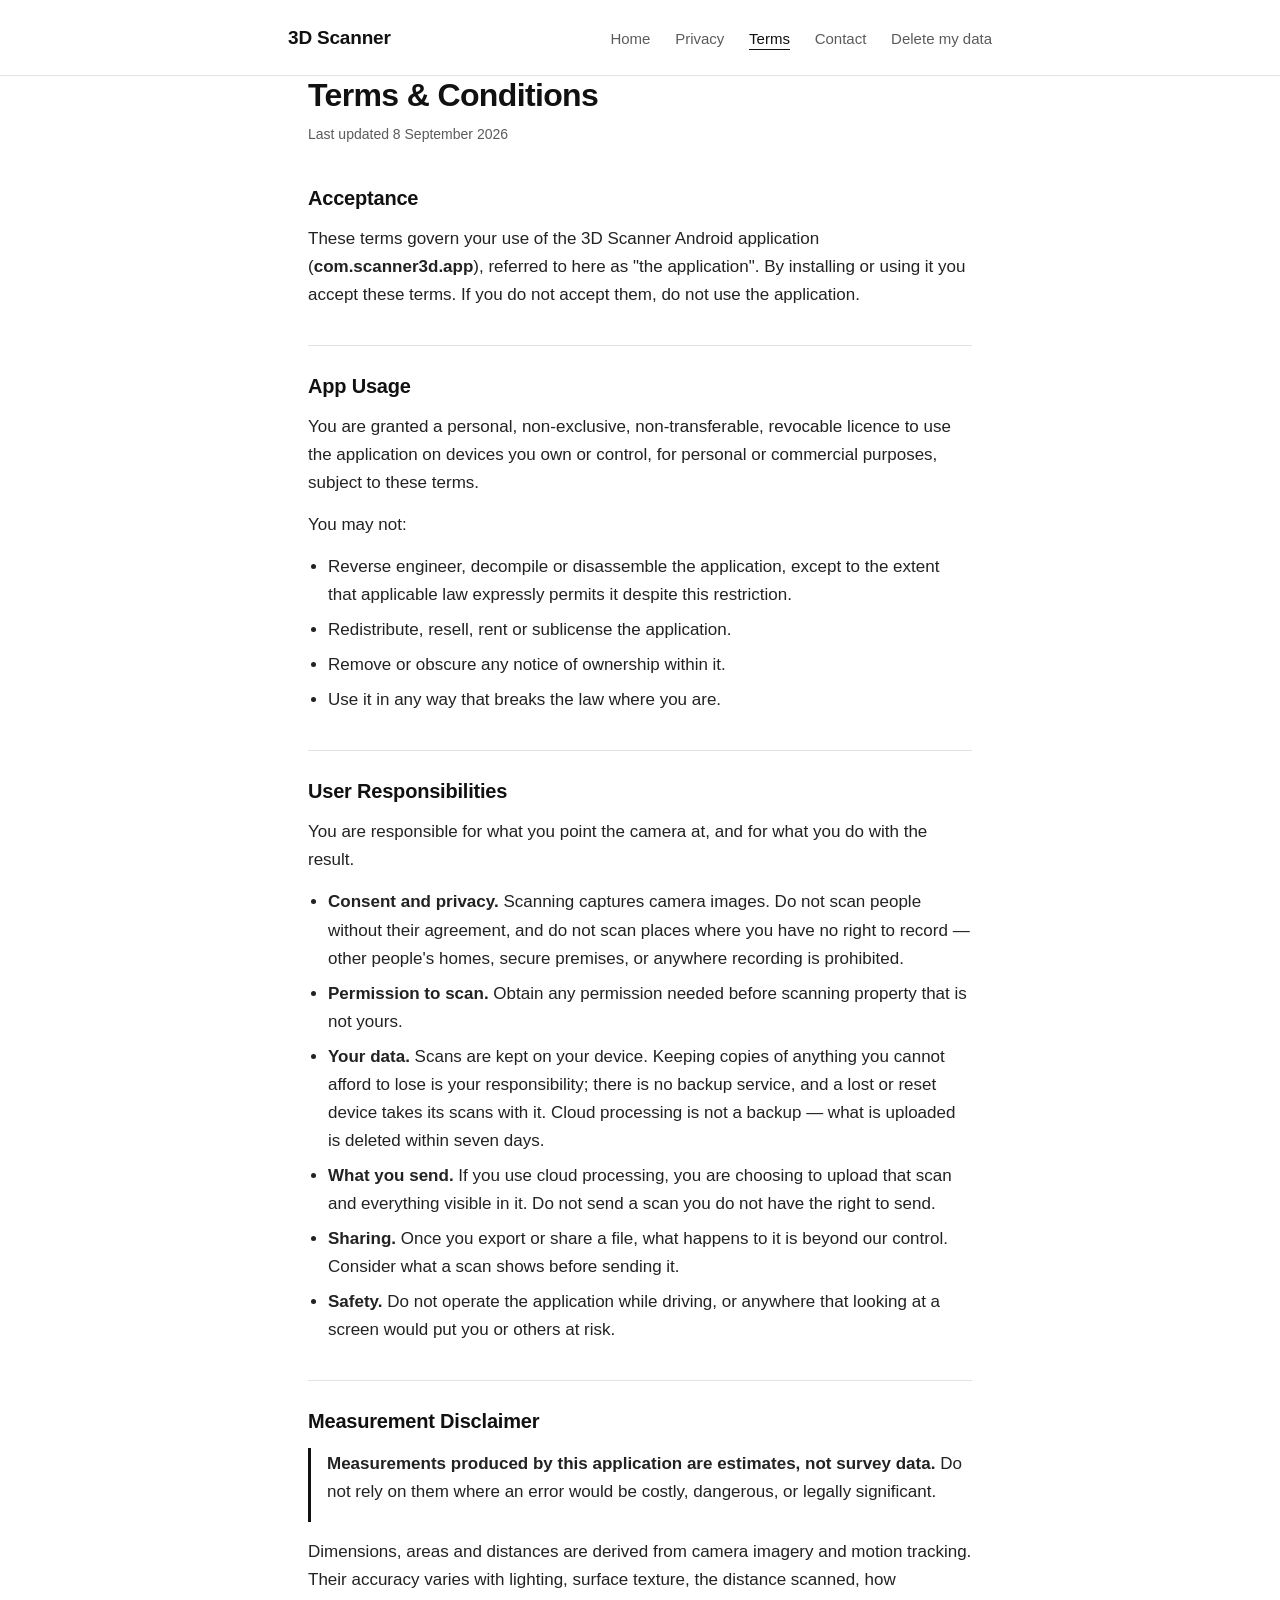
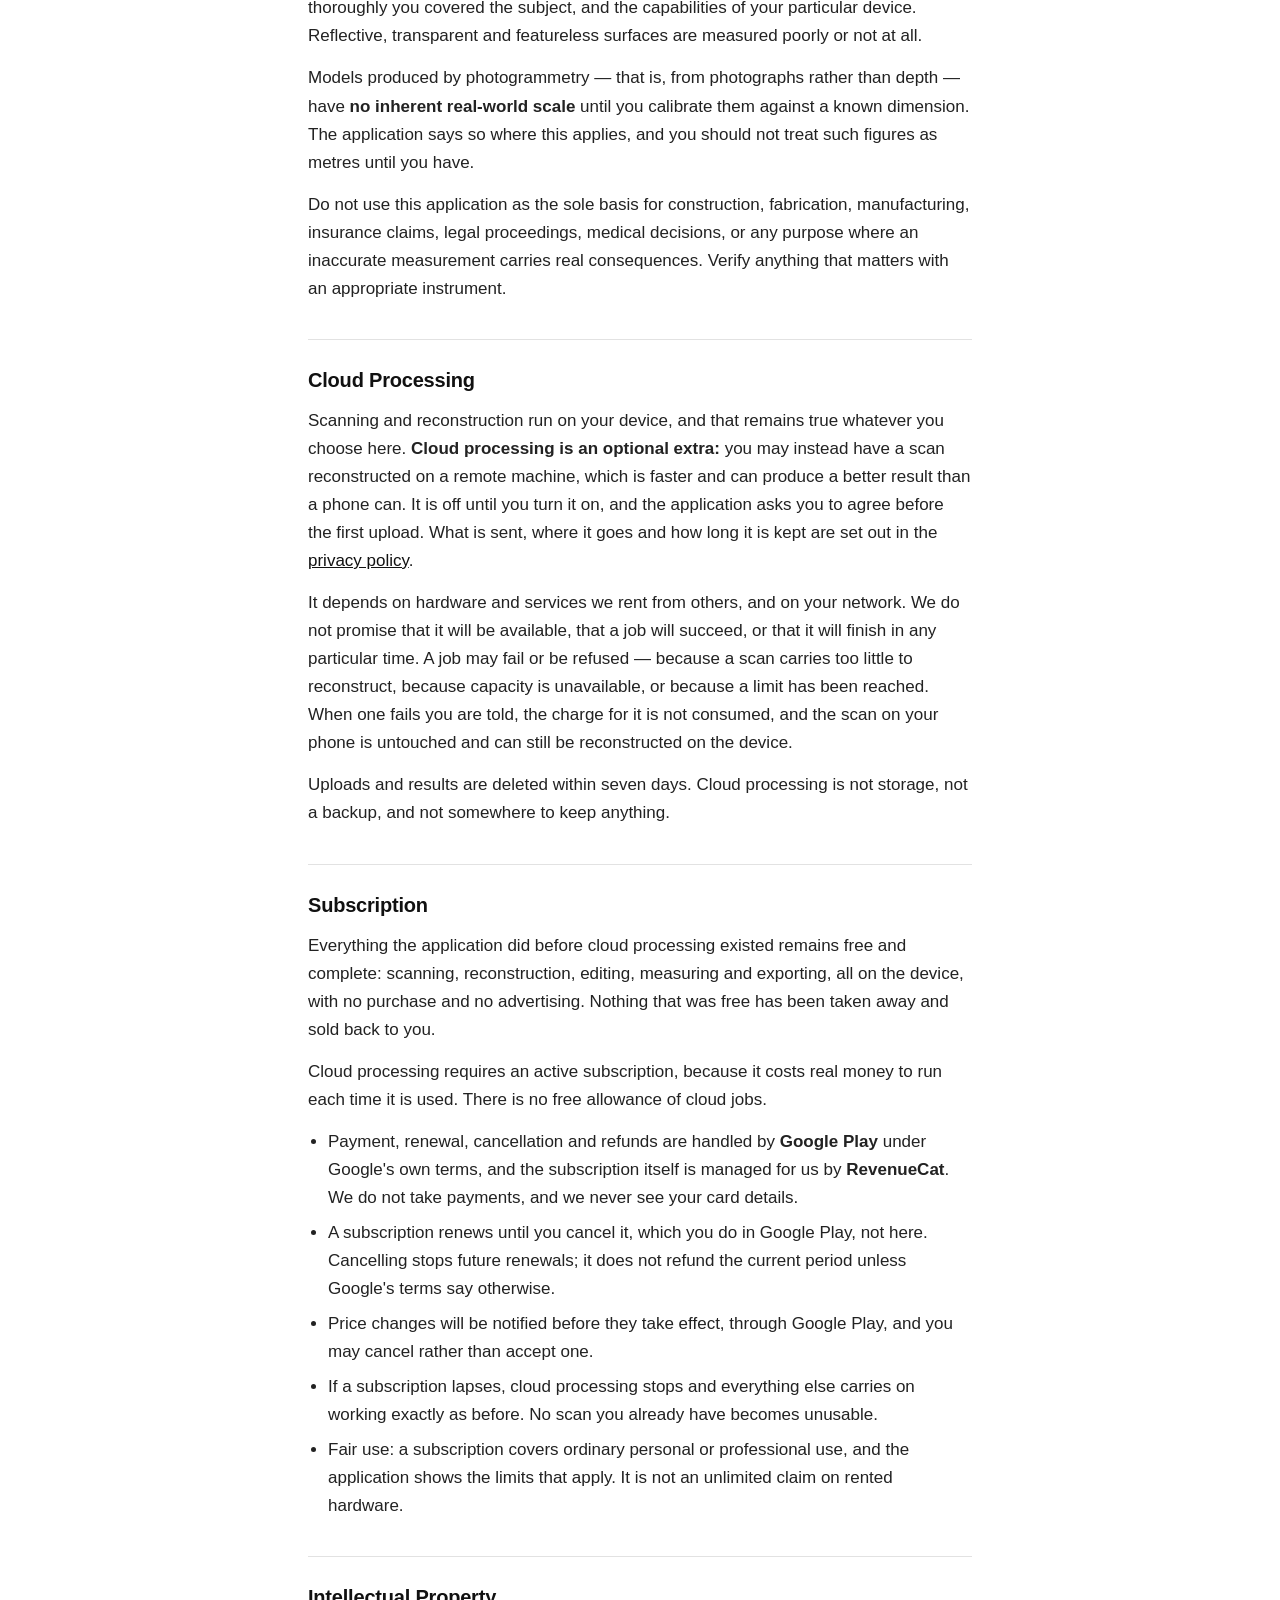
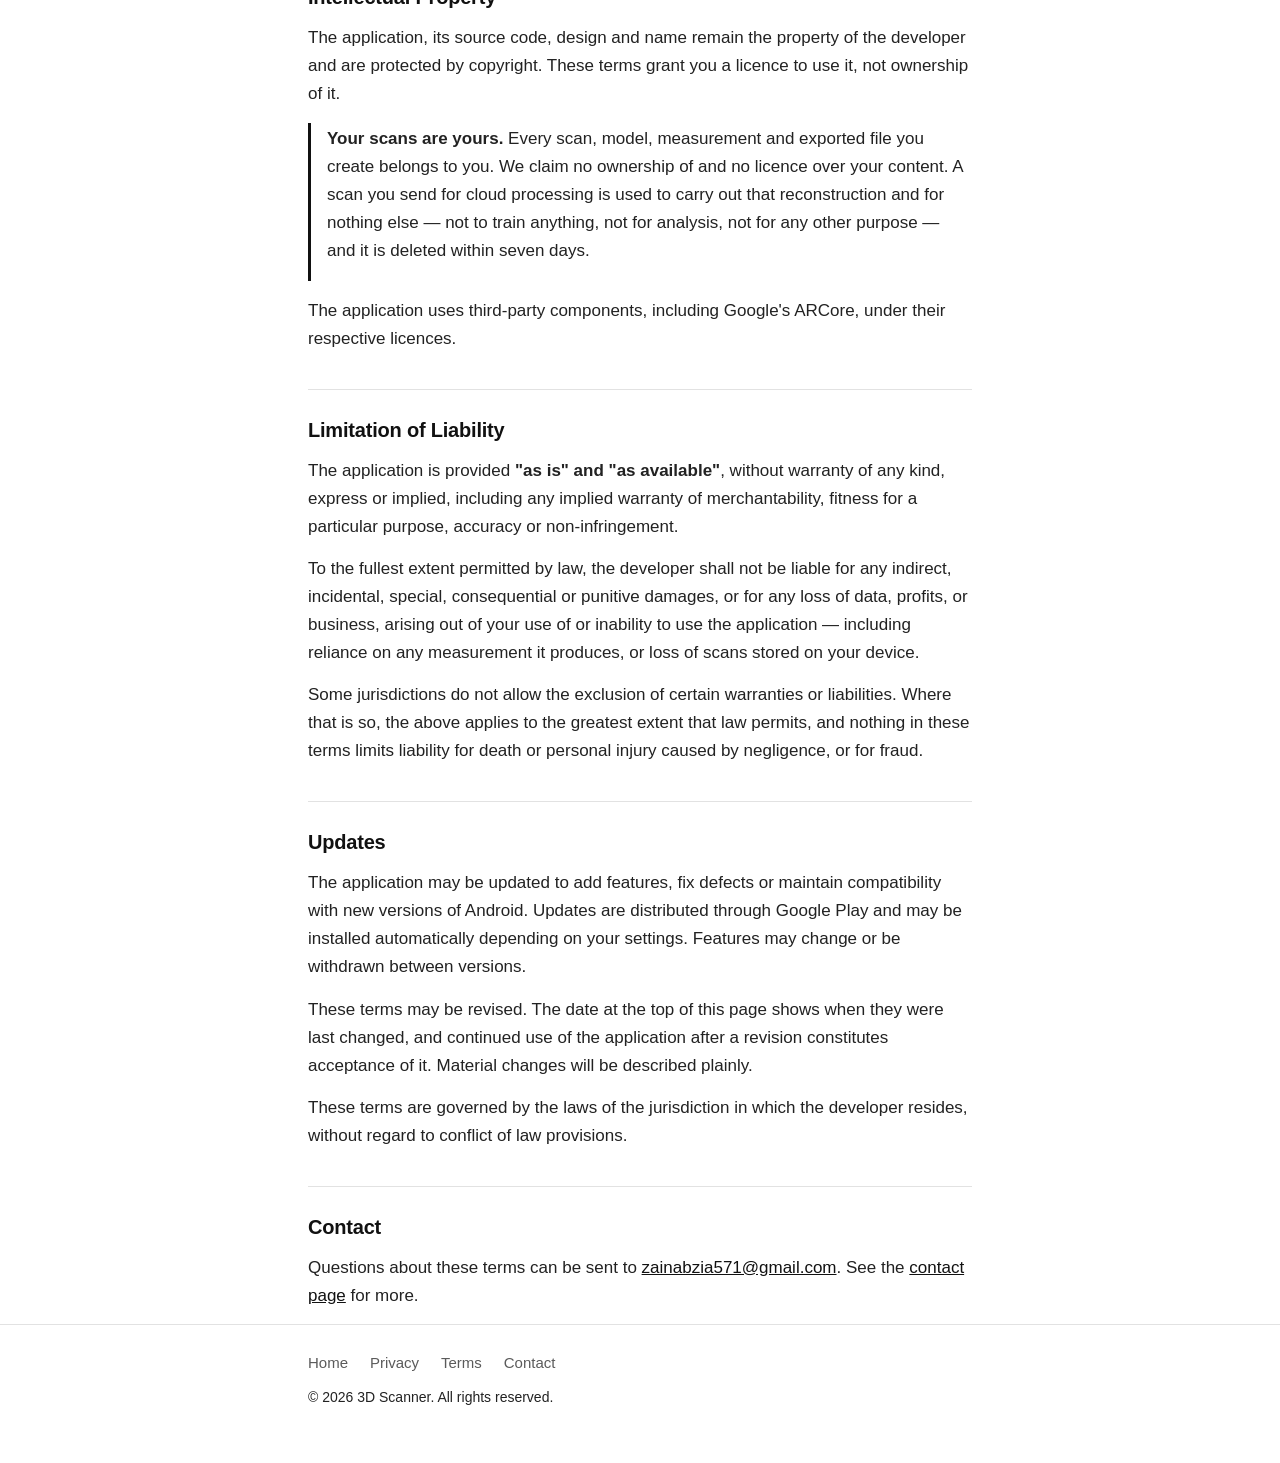
<file: terms.html>
<!DOCTYPE html>
<html lang="en">
<head>
<meta charset="utf-8">
<meta name="viewport" content="width=device-width, initial-scale=1">
<title>Terms &amp; Conditions — 3D Scanner</title>
<meta name="description" content="Terms and conditions for the 3D Scanner Android application.">
<link rel="stylesheet" href="style.css">
</head>
<body>

<header>
  <div class="wrap bar">
    <a class="brand" href="index.html">3D Scanner</a>
    <nav>
      <a href="index.html">Home</a>
      <a href="privacy.html">Privacy</a>
      <a href="terms.html" aria-current="page">Terms</a>
      <a href="contact.html">Contact</a>
      <a href="delete-data.html">Delete my data</a>
    </nav>
  </div>
</header>

<main class="wrap">
  <h1>Terms &amp; Conditions</h1>
  <p class="updated">Last updated 8 September 2026</p>

  <h2>Acceptance</h2>
  <p>
    These terms govern your use of the 3D Scanner Android application
    (<strong>com.scanner3d.app</strong>), referred to here as "the
    application". By installing or using it you accept these terms. If you do
    not accept them, do not use the application.
  </p>

  <h2>App Usage</h2>
  <p>
    You are granted a personal, non-exclusive, non-transferable, revocable
    licence to use the application on devices you own or control, for personal
    or commercial purposes, subject to these terms.
  </p>
  <p>You may not:</p>
  <ul>
    <li>
      Reverse engineer, decompile or disassemble the application, except to the
      extent that applicable law expressly permits it despite this restriction.
    </li>
    <li>Redistribute, resell, rent or sublicense the application.</li>
    <li>Remove or obscure any notice of ownership within it.</li>
    <li>Use it in any way that breaks the law where you are.</li>
  </ul>

  <h2>User Responsibilities</h2>
  <p>You are responsible for what you point the camera at, and for what you do with the result.</p>
  <ul>
    <li>
      <strong>Consent and privacy.</strong> Scanning captures camera images.
      Do not scan people without their agreement, and do not scan places where
      you have no right to record — other people's homes, secure premises, or
      anywhere recording is prohibited.
    </li>
    <li>
      <strong>Permission to scan.</strong> Obtain any permission needed before
      scanning property that is not yours.
    </li>
    <li>
      <strong>Your data.</strong> Scans are kept on your device. Keeping copies
      of anything you cannot afford to lose is your responsibility; there is no
      backup service, and a lost or reset device takes its scans with it. Cloud
      processing is not a backup — what is uploaded is deleted within seven days.
    </li>
    <li>
      <strong>What you send.</strong> If you use cloud processing, you are
      choosing to upload that scan and everything visible in it. Do not send a
      scan you do not have the right to send.
    </li>
    <li>
      <strong>Sharing.</strong> Once you export or share a file, what happens to
      it is beyond our control. Consider what a scan shows before sending it.
    </li>
    <li>
      <strong>Safety.</strong> Do not operate the application while driving, or
      anywhere that looking at a screen would put you or others at risk.
    </li>
  </ul>

  <h2>Measurement Disclaimer</h2>
  <div class="note">
    <p>
      <strong>Measurements produced by this application are estimates, not
      survey data.</strong> Do not rely on them where an error would be costly,
      dangerous, or legally significant.
    </p>
  </div>
  <p>
    Dimensions, areas and distances are derived from camera imagery and motion
    tracking. Their accuracy varies with lighting, surface texture, the distance
    scanned, how thoroughly you covered the subject, and the capabilities of
    your particular device. Reflective, transparent and featureless surfaces are
    measured poorly or not at all.
  </p>
  <p>
    Models produced by photogrammetry — that is, from photographs rather than
    depth — have <strong>no inherent real-world scale</strong> until you
    calibrate them against a known dimension. The application says so where this
    applies, and you should not treat such figures as metres until you have.
  </p>
  <p>
    Do not use this application as the sole basis for construction, fabrication,
    manufacturing, insurance claims, legal proceedings, medical decisions, or
    any purpose where an inaccurate measurement carries real consequences.
    Verify anything that matters with an appropriate instrument.
  </p>

  <h2>Cloud Processing</h2>
  <p>
    Scanning and reconstruction run on your device, and that remains true
    whatever you choose here. <strong>Cloud processing is an optional extra:</strong>
    you may instead have a scan reconstructed on a remote machine, which is
    faster and can produce a better result than a phone can. It is off until you
    turn it on, and the application asks you to agree before the first upload.
    What is sent, where it goes and how long it is kept are set out in the
    <a href="privacy.html">privacy policy</a>.
  </p>
  <p>
    It depends on hardware and services we rent from others, and on your network.
    We do not promise that it will be available, that a job will succeed, or that
    it will finish in any particular time. A job may fail or be refused —
    because a scan carries too little to reconstruct, because capacity is
    unavailable, or because a limit has been reached. When one fails you are told,
    the charge for it is not consumed, and the scan on your phone is untouched
    and can still be reconstructed on the device.
  </p>
  <p>
    Uploads and results are deleted within seven days. Cloud processing is not
    storage, not a backup, and not somewhere to keep anything.
  </p>

  <h2>Subscription</h2>
  <p>
    Everything the application did before cloud processing existed remains free
    and complete: scanning, reconstruction, editing, measuring and exporting, all
    on the device, with no purchase and no advertising. Nothing that was free has
    been taken away and sold back to you.
  </p>
  <p>
    Cloud processing requires an active subscription, because it costs real money
    to run each time it is used. There is no free allowance of cloud jobs.
  </p>
  <ul>
    <li>
      Payment, renewal, cancellation and refunds are handled by
      <strong>Google Play</strong> under Google's own terms, and the subscription
      itself is managed for us by <strong>RevenueCat</strong>. We do not take
      payments, and we never see your card details.
    </li>
    <li>
      A subscription renews until you cancel it, which you do in Google Play, not
      here. Cancelling stops future renewals; it does not refund the current
      period unless Google's terms say otherwise.
    </li>
    <li>
      Price changes will be notified before they take effect, through Google Play,
      and you may cancel rather than accept one.
    </li>
    <li>
      If a subscription lapses, cloud processing stops and everything else
      carries on working exactly as before. No scan you already have becomes
      unusable.
    </li>
    <li>
      Fair use: a subscription covers ordinary personal or professional use, and
      the application shows the limits that apply. It is not an unlimited claim
      on rented hardware.
    </li>
  </ul>

  <h2>Intellectual Property</h2>
  <p>
    The application, its source code, design and name remain the property of the
    developer and are protected by copyright. These terms grant you a licence to
    use it, not ownership of it.
  </p>
  <div class="note">
    <p>
      <strong>Your scans are yours.</strong> Every scan, model, measurement and
      exported file you create belongs to you. We claim no ownership of and no
      licence over your content. A scan you send for cloud processing is used to
      carry out that reconstruction and for nothing else — not to train anything,
      not for analysis, not for any other purpose — and it is deleted within seven
      days.
    </p>
  </div>
  <p>
    The application uses third-party components, including Google's ARCore,
    under their respective licences.
  </p>

  <h2>Limitation of Liability</h2>
  <p>
    The application is provided <strong>"as is" and "as available"</strong>,
    without warranty of any kind, express or implied, including any implied
    warranty of merchantability, fitness for a particular purpose, accuracy or
    non-infringement.
  </p>
  <p>
    To the fullest extent permitted by law, the developer shall not be liable
    for any indirect, incidental, special, consequential or punitive damages, or
    for any loss of data, profits, or business, arising out of your use of or
    inability to use the application — including reliance on any measurement it
    produces, or loss of scans stored on your device.
  </p>
  <p>
    Some jurisdictions do not allow the exclusion of certain warranties or
    liabilities. Where that is so, the above applies to the greatest extent that
    law permits, and nothing in these terms limits liability for death or
    personal injury caused by negligence, or for fraud.
  </p>

  <h2>Updates</h2>
  <p>
    The application may be updated to add features, fix defects or maintain
    compatibility with new versions of Android. Updates are distributed through
    Google Play and may be installed automatically depending on your settings.
    Features may change or be withdrawn between versions.
  </p>
  <p>
    These terms may be revised. The date at the top of this page shows when they
    were last changed, and continued use of the application after a revision
    constitutes acceptance of it. Material changes will be described plainly.
  </p>
  <p>
    These terms are governed by the laws of the jurisdiction in which the
    developer resides, without regard to conflict of law provisions.
  </p>

  <h2>Contact</h2>
  <p>
    Questions about these terms can be sent to
    <a href="mailto:zainabzia571@gmail.com">zainabzia571@gmail.com</a>.
    See the <a href="contact.html">contact page</a> for more.
  </p>
</main>

<footer>
  <div class="wrap">
    <nav>
      <a href="index.html">Home</a>
      <a href="privacy.html">Privacy</a>
      <a href="terms.html">Terms</a>
      <a href="contact.html">Contact</a>
    </nav>
    <p>© 2026 3D Scanner. All rights reserved.</p>
  </div>
</footer>

</body>
</html>
</file>
<file: style.css>
/*
 * 3D Scanner — legal pages.
 *
 * Black and white, no images, no fonts to fetch, no scripts. These pages are
 * read once by a person deciding whether to trust the application and once by a
 * reviewer checking it has a policy at all; both are better served by text that
 * loads instantly than by anything else.
 */

:root {
    --ink: #111111;
    --paper: #ffffff;
    --muted: #5b5b5b;
    --rule: #e2e2e2;
    --measure: 44rem;
}

* {
    box-sizing: border-box;
}

html {
    -webkit-text-size-adjust: 100%;
}

body {
    margin: 0;
    background: var(--paper);
    color: var(--ink);
    font: 400 17px/1.65 -apple-system, BlinkMacSystemFont, "Segoe UI", Roboto,
        "Helvetica Neue", Arial, sans-serif;
}

.wrap {
    max-width: var(--measure);
    margin: 0 auto;
    padding: 0 20px;
}

/* ---------------------------------------------------------------- header */

header {
    border-bottom: 1px solid var(--rule);
}

.bar {
    display: flex;
    flex-wrap: wrap;
    align-items: baseline;
    gap: 8px 24px;
    padding: 22px 0;
}

.brand {
    font-size: 19px;
    font-weight: 600;
    letter-spacing: -0.01em;
    text-decoration: none;
    color: var(--ink);
    margin-right: auto;
}

nav a {
    color: var(--muted);
    text-decoration: none;
    font-size: 15px;
    padding-bottom: 2px;
    border-bottom: 1px solid transparent;
}

nav a + a {
    margin-left: 20px;
}

nav a:hover,
nav a:focus {
    color: var(--ink);
    border-bottom-color: var(--ink);
}

nav a[aria-current="page"] {
    color: var(--ink);
    border-bottom-color: var(--ink);
}

/* ------------------------------------------------------------------ page */

main {
    padding: 40px 0 64px;
}

h1 {
    font-size: 32px;
    line-height: 1.2;
    letter-spacing: -0.02em;
    margin: 0 0 8px;
}

.updated {
    color: var(--muted);
    font-size: 14px;
    margin: 0 0 36px;
}

h2 {
    font-size: 20px;
    letter-spacing: -0.01em;
    margin: 36px 0 10px;
    padding-top: 24px;
    border-top: 1px solid var(--rule);
}

h2:first-of-type {
    border-top: 0;
    padding-top: 0;
}

h3 {
    font-size: 16px;
    margin: 22px 0 6px;
}

p,
li {
    color: #222;
}

p {
    margin: 0 0 14px;
}

ul {
    margin: 0 0 14px;
    padding-left: 20px;
}

li {
    margin-bottom: 7px;
}

strong {
    font-weight: 600;
}

a {
    color: var(--ink);
}

/* A statement that matters more than the paragraph around it. */
.note {
    border-left: 3px solid var(--ink);
    padding: 2px 0 2px 16px;
    margin: 0 0 16px;
}

.lede {
    font-size: 19px;
    line-height: 1.6;
}

.cards {
    display: grid;
    gap: 14px;
    grid-template-columns: repeat(auto-fit, minmax(210px, 1fr));
    margin: 28px 0 8px;
}

.card {
    border: 1px solid var(--rule);
    padding: 18px;
    text-decoration: none;
    color: var(--ink);
    display: block;
}

.card:hover,
.card:focus {
    border-color: var(--ink);
}

.card h2 {
    border: 0;
    padding: 0;
    margin: 0 0 6px;
    font-size: 17px;
}

.card p {
    margin: 0;
    color: var(--muted);
    font-size: 15px;
}

/* ---------------------------------------------------------------- footer */

footer {
    border-top: 1px solid var(--rule);
    padding: 26px 0 40px;
    color: var(--muted);
    font-size: 14px;
}

footer nav {
    margin-bottom: 10px;
}

footer nav a + a {
    margin-left: 18px;
}

/* ------------------------------------------------------------ small screens */

@media (max-width: 520px) {
    body {
        font-size: 16px;
    }

    h1 {
        font-size: 27px;
    }

    h2 {
        font-size: 18px;
    }

    nav a + a {
        margin-left: 16px;
    }

    .bar {
        padding: 18px 0;
    }
}

/* Printed policies are a real thing reviewers do. */
@media print {
    header nav,
    footer nav {
        display: none;
    }

    body {
        font-size: 12pt;
    }
}
</file>
